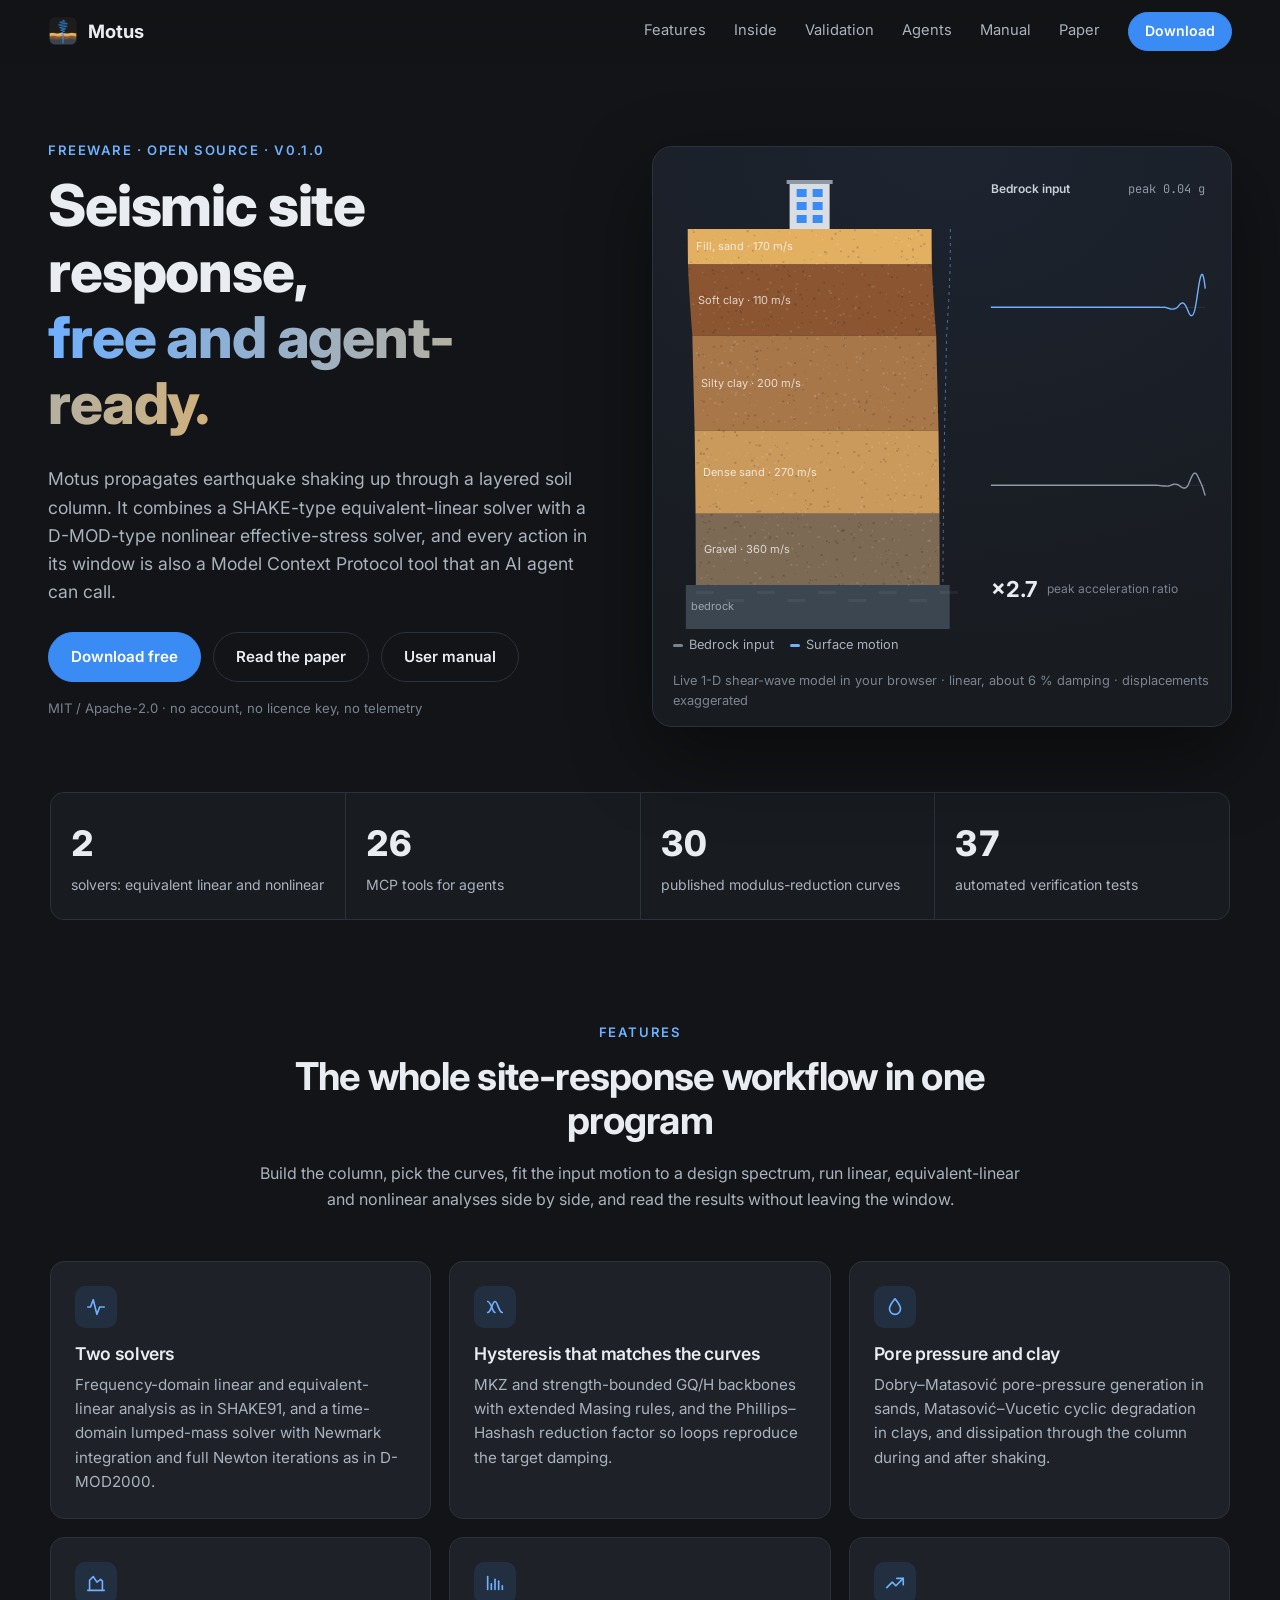
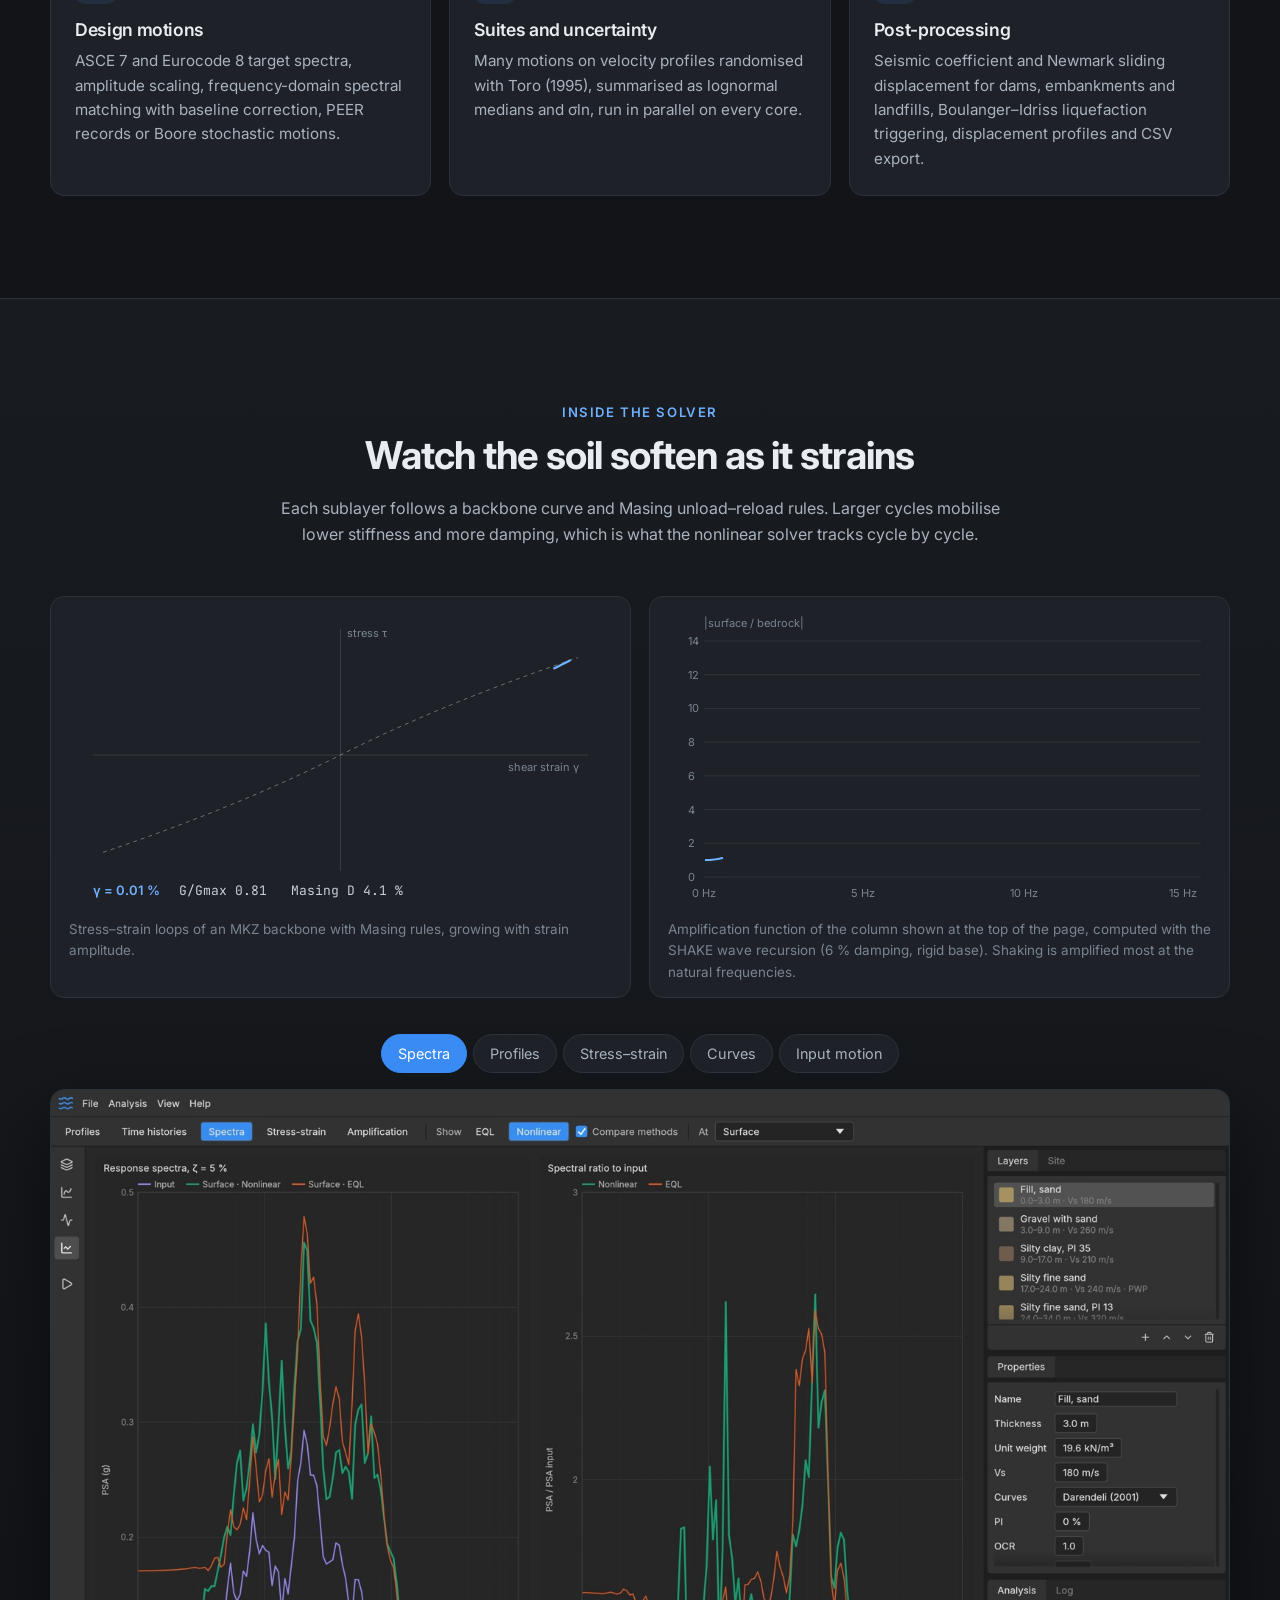
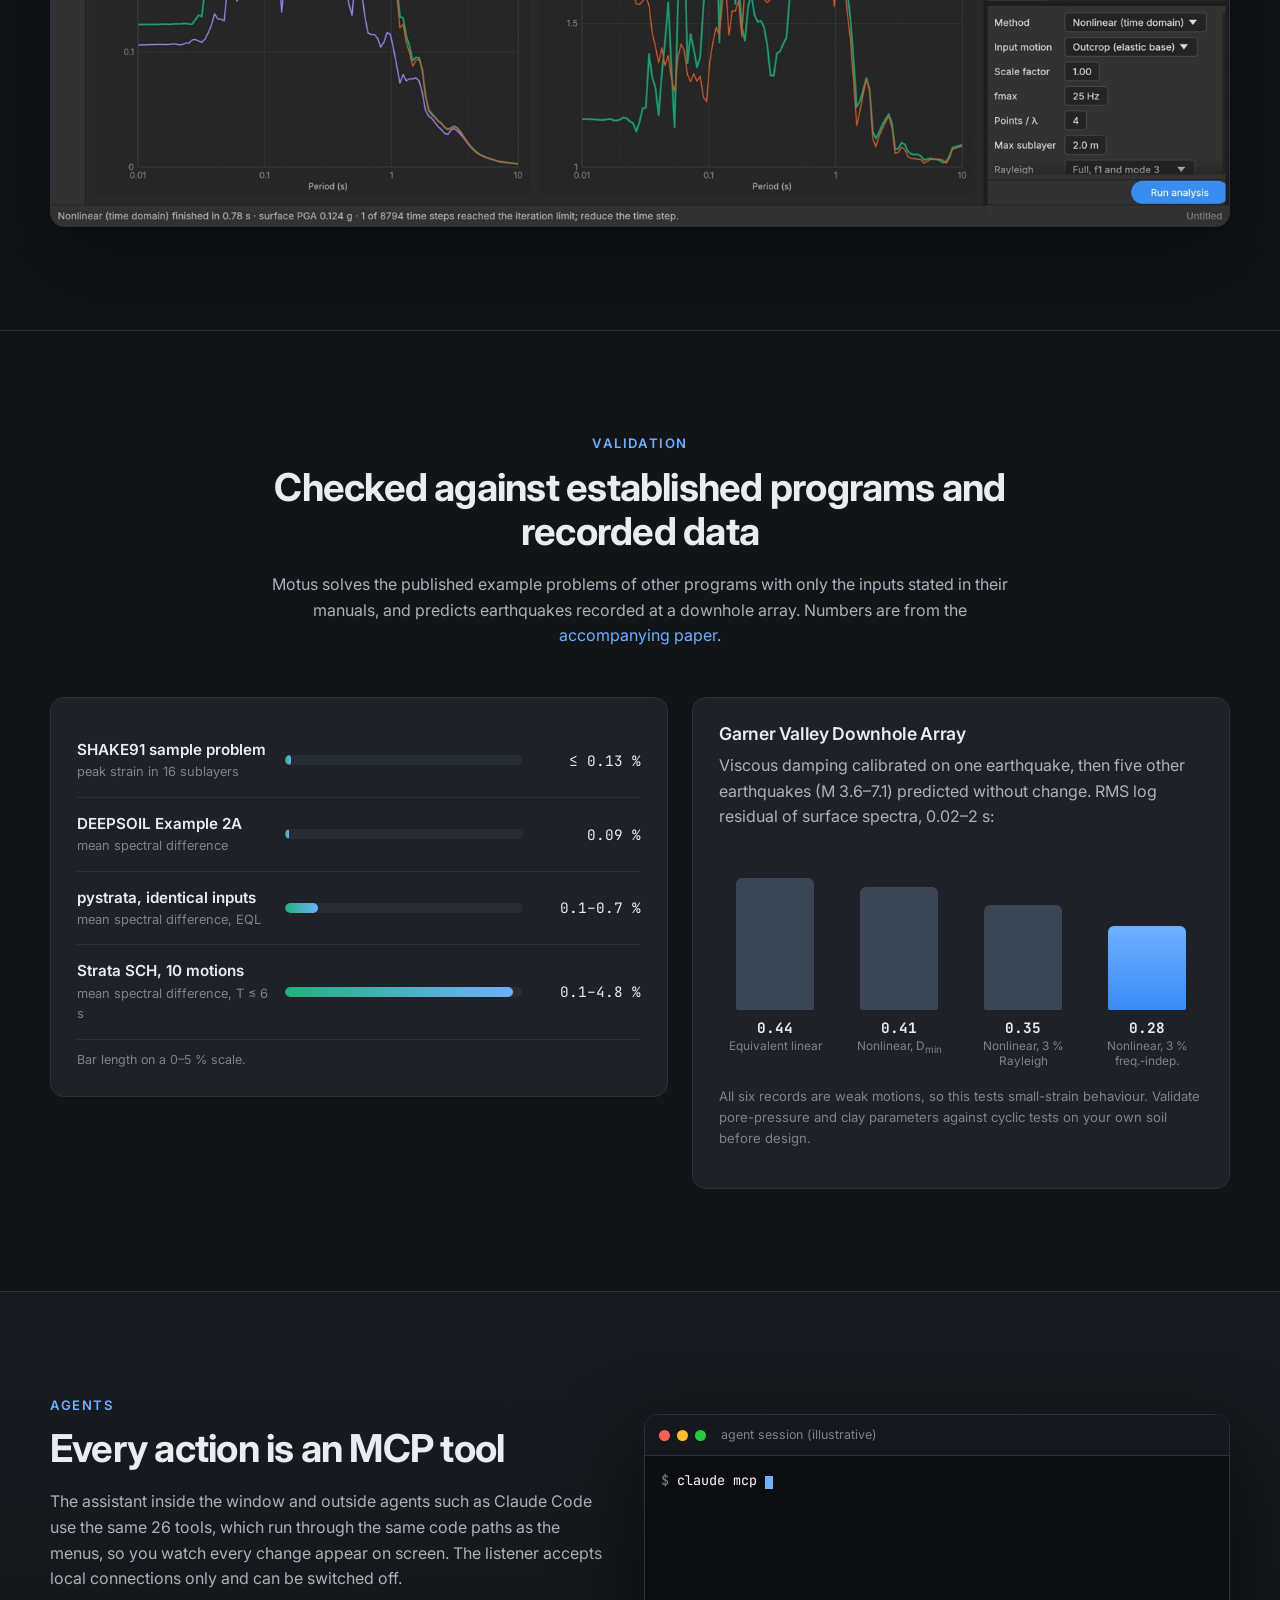
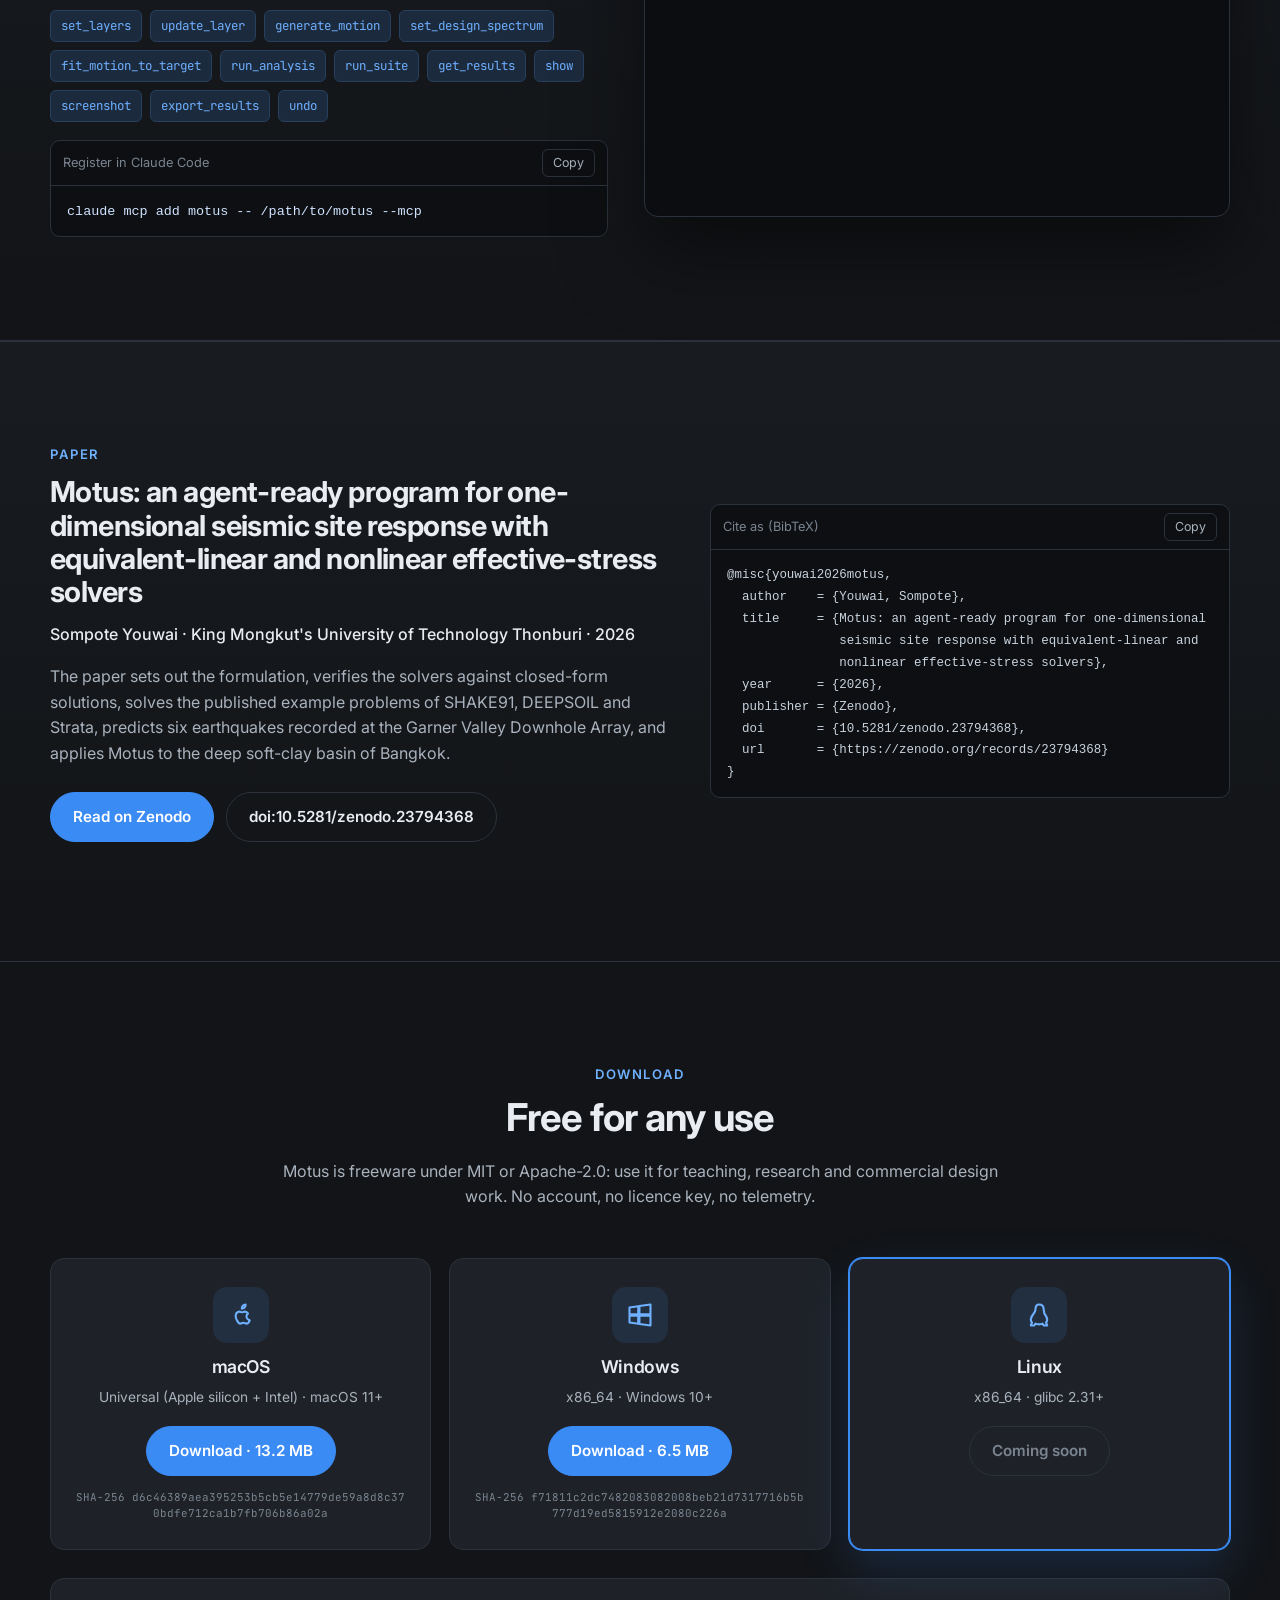
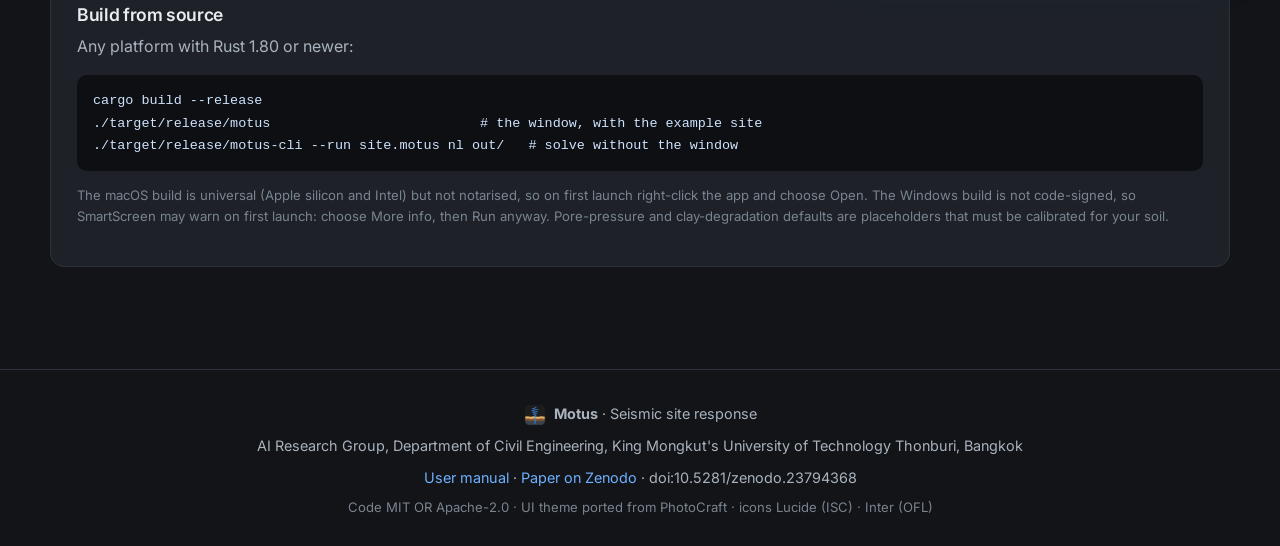
<file: index.html>
<!doctype html>
<html lang="en">
<head>
<meta charset="utf-8">
<meta name="viewport" content="width=device-width, initial-scale=1">
<title>Motus · Seismic site response</title>
<meta name="description" content="Motus is a free, open program for one-dimensional seismic site response: equivalent-linear and nonlinear effective-stress solvers, pore pressure, suites, and an MCP agent interface.">
<link rel="icon" href="favicon.ico">
<link rel="preconnect" href="https://fonts.googleapis.com">
<link rel="preconnect" href="https://fonts.gstatic.com" crossorigin>
<link href="https://fonts.googleapis.com/css2?family=Inter:wght@400;500;600;700;800&family=JetBrains+Mono:wght@400;500&display=swap" rel="stylesheet">
<link rel="stylesheet" href="style.css">
</head>
<body>

<header class="nav" id="top">
  <a class="brand" href="#top"><img src="img/icon.png" alt="" width="30" height="30"><span>Motus</span></a>
  <nav>
    <a href="#features">Features</a>
    <a href="#inside">Inside</a>
    <a href="#validation">Validation</a>
    <a href="#agents">Agents</a>
    <a href="manual.html">Manual</a>
    <a href="#paper">Paper</a>
    <a class="btn btn-small" href="#download">Download</a>
  </nav>
</header>

<main>

<section class="hero">
  <div class="hero-text intro">
    <p class="eyebrow">Freeware · open source · v<span class="ver">0.1.0</span></p>
    <h1>Seismic site response,<br><span class="grad">free and agent-ready.</span></h1>
    <p class="lead">Motus propagates earthquake shaking up through a layered soil column. It combines a SHAKE-type equivalent-linear solver with a D-MOD-type nonlinear effective-stress solver, and every action in its window is also a Model Context Protocol tool that an AI agent can call.</p>
    <div class="cta">
      <a class="btn" href="#download">Download free</a>
      <a class="btn btn-ghost" href="https://zenodo.org/records/23794368" target="_blank" rel="noopener">Read the paper</a>
      <a class="btn btn-ghost" href="manual.html">User manual</a>
    </div>
    <p class="fine">MIT / Apache-2.0 · no account, no licence key, no telemetry</p>
  </div>
  <div class="hero-sim intro intro2">
    <canvas id="sim" aria-label="Animated one-dimensional site response: a layered soil column shaking as a shear wave travels up from bedrock"></canvas>
    <div class="sim-legend">
      <span><i class="dot base"></i>Bedrock input</span>
      <span><i class="dot surf"></i>Surface motion</span>
      <span class="sim-note">Live 1-D shear-wave model in your browser · linear, about 6 % damping · displacements exaggerated</span>
    </div>
  </div>
</section>

<section class="stats">
  <div class="stat"><b data-count="2">0</b><span>solvers: equivalent linear and nonlinear</span></div>
  <div class="stat"><b data-count="26">0</b><span>MCP tools for agents</span></div>
  <div class="stat"><b data-count="30">0</b><span>published modulus-reduction curves</span></div>
  <div class="stat"><b data-count="37">0</b><span>automated verification tests</span></div>
</section>

<section id="features" class="section">
  <div class="section-head reveal">
    <p class="eyebrow">Features</p>
    <h2>The whole site-response workflow in one program</h2>
    <p>Build the column, pick the curves, fit the input motion to a design spectrum, run linear, equivalent-linear and nonlinear analyses side by side, and read the results without leaving the window.</p>
  </div>
  <div class="grid">
    <article class="card reveal">
      <div class="ic"><svg viewBox="0 0 24 24"><path d="M3 12h3l3-8 4 16 3-8h5"/></svg></div>
      <h3>Two solvers</h3>
      <p>Frequency-domain linear and equivalent-linear analysis as in SHAKE91, and a time-domain lumped-mass solver with Newmark integration and full Newton iterations as in D-MOD2000.</p>
    </article>
    <article class="card reveal">
      <div class="ic"><svg viewBox="0 0 24 24"><path d="M4 18c4 0 5-12 8-12s4 12 8 12"/><path d="M4 6c4 0 5 12 8 12"/></svg></div>
      <h3>Hysteresis that matches the curves</h3>
      <p>MKZ and strength-bounded GQ/H backbones with extended Masing rules, and the Phillips–Hashash reduction factor so loops reproduce the target damping.</p>
    </article>
    <article class="card reveal">
      <div class="ic"><svg viewBox="0 0 24 24"><path d="M12 3c3 4 6 7 6 11a6 6 0 0 1-12 0c0-4 3-7 6-11z"/></svg></div>
      <h3>Pore pressure and clay</h3>
      <p>Dobry–Matasović pore-pressure generation in sands, Matasović–Vucetic cyclic degradation in clays, and dissipation through the column during and after shaking.</p>
    </article>
    <article class="card reveal">
      <div class="ic"><svg viewBox="0 0 24 24"><path d="M3 20h18"/><path d="M5 20V9l4-4 4 6 4-3 2 2v10"/></svg></div>
      <h3>Design motions</h3>
      <p>ASCE 7 and Eurocode 8 target spectra, amplitude scaling, frequency-domain spectral matching with baseline correction, PEER records or Boore stochastic motions.</p>
    </article>
    <article class="card reveal">
      <div class="ic"><svg viewBox="0 0 24 24"><path d="M4 19V5"/><path d="M8 19v-6"/><path d="M12 19V8"/><path d="M16 19v-9"/><path d="M20 19v-4"/></svg></div>
      <h3>Suites and uncertainty</h3>
      <p>Many motions on velocity profiles randomised with Toro (1995), summarised as lognormal medians and σln, run in parallel on every core.</p>
    </article>
    <article class="card reveal">
      <div class="ic"><svg viewBox="0 0 24 24"><path d="M3 17l6-6 4 4 8-8"/><path d="M14 7h7v7"/></svg></div>
      <h3>Post-processing</h3>
      <p>Seismic coefficient and Newmark sliding displacement for dams, embankments and landfills, Boulanger–Idriss liquefaction triggering, displacement profiles and CSV export.</p>
    </article>
  </div>
</section>

<section id="inside" class="section alt">
  <div class="section-head reveal">
    <p class="eyebrow">Inside the solver</p>
    <h2>Watch the soil soften as it strains</h2>
    <p>Each sublayer follows a backbone curve and Masing unload–reload rules. Larger cycles mobilise lower stiffness and more damping, which is what the nonlinear solver tracks cycle by cycle.</p>
  </div>
  <div class="inside">
    <figure class="panel reveal">
      <canvas id="loop" aria-label="Animated hysteresis loops growing with strain amplitude"></canvas>
      <figcaption>Stress–strain loops of an MKZ backbone with Masing rules, growing with strain amplitude.</figcaption>
    </figure>
    <figure class="panel reveal">
      <canvas id="spec" aria-label="Animated amplification function of the soil column"></canvas>
      <figcaption>Amplification function of the column shown at the top of the page, computed with the SHAKE wave recursion (6 % damping, rigid base). Shaking is amplified most at the natural frequencies.</figcaption>
    </figure>
  </div>
  <div class="shots reveal">
    <div class="tabs" role="tablist">
      <button class="tab on" data-shot="spectra">Spectra</button>
      <button class="tab" data-shot="profiles">Profiles</button>
      <button class="tab" data-shot="loops">Stress–strain</button>
      <button class="tab" data-shot="curves">Curves</button>
      <button class="tab" data-shot="motion">Input motion</button>
    </div>
    <div class="shot-frame"><img id="shot" src="img/spectra.jpg" alt="Motus window showing response spectra of nonlinear and equivalent-linear analyses" width="1600" height="1000" loading="lazy"></div>
  </div>
</section>

<section id="validation" class="section">
  <div class="section-head reveal">
    <p class="eyebrow">Validation</p>
    <h2>Checked against established programs and recorded data</h2>
    <p>Motus solves the published example problems of other programs with only the inputs stated in their manuals, and predicts earthquakes recorded at a downhole array. Numbers are from the <a href="https://zenodo.org/records/23794368" target="_blank" rel="noopener">accompanying paper</a>.</p>
  </div>
  <div class="val">
    <div class="val-list reveal">
      <div class="vrow"><div class="vname">SHAKE91 sample problem<small>peak strain in 16 sublayers</small></div><div class="vbar"><i data-w="0.13"></i></div><div class="vnum">≤ 0.13 %</div></div>
      <div class="vrow"><div class="vname">DEEPSOIL Example 2A<small>mean spectral difference</small></div><div class="vbar"><i data-w="0.09"></i></div><div class="vnum">0.09 %</div></div>
      <div class="vrow"><div class="vname">pystrata, identical inputs<small>mean spectral difference, EQL</small></div><div class="vbar"><i data-w="0.69"></i></div><div class="vnum">0.1–0.7 %</div></div>
      <div class="vrow"><div class="vname">Strata SCH, 10 motions<small>mean spectral difference, T ≤ 6 s</small></div><div class="vbar"><i data-w="4.8"></i></div><div class="vnum">0.1–4.8 %</div></div>
      <p class="vscale">Bar length on a 0–5 % scale.</p>
    </div>
    <div class="gvda reveal">
      <h3>Garner Valley Downhole Array</h3>
      <p>Viscous damping calibrated on one earthquake, then five other earthquakes (M 3.6–7.1) predicted without change. RMS log residual of surface spectra, 0.02–2 s:</p>
      <div class="gbars">
        <div class="gb"><i style="--h:0.44"></i><b>0.44</b><span>Equivalent linear</span></div>
        <div class="gb"><i style="--h:0.41"></i><b>0.41</b><span>Nonlinear, D<sub>min</sub></span></div>
        <div class="gb"><i style="--h:0.35"></i><b>0.35</b><span>Nonlinear, 3 % Rayleigh</span></div>
        <div class="gb best"><i style="--h:0.28"></i><b>0.28</b><span>Nonlinear, 3 % freq.-indep.</span></div>
      </div>
      <p class="fine">All six records are weak motions, so this tests small-strain behaviour. Validate pore-pressure and clay parameters against cyclic tests on your own soil before design.</p>
    </div>
  </div>
</section>

<section id="agents" class="section alt">
  <div class="agents">
    <div class="reveal">
      <p class="eyebrow">Agents</p>
      <h2>Every action is an MCP tool</h2>
      <p>The assistant inside the window and outside agents such as Claude Code use the same 26 tools, which run through the same code paths as the menus, so you watch every change appear on screen. The listener accepts local connections only and can be switched off.</p>
      <ul class="chips">
        <li>set_layers</li><li>update_layer</li><li>generate_motion</li><li>set_design_spectrum</li><li>fit_motion_to_target</li><li>run_analysis</li><li>run_suite</li><li>get_results</li><li>show</li><li>screenshot</li><li>export_results</li><li>undo</li>
      </ul>
      <div class="snip">
        <div class="snip-head"><span>Register in Claude Code</span><button class="copy" data-copy="claude mcp add motus -- /path/to/motus --mcp">Copy</button></div>
        <pre><code>claude mcp add motus -- /path/to/motus --mcp</code></pre>
      </div>
    </div>
    <div class="term reveal" aria-label="Illustrative agent session">
      <div class="term-bar"><i></i><i></i><i></i><span>agent session (illustrative)</span></div>
      <pre id="term"></pre>
    </div>
  </div>
</section>

<section id="paper" class="section alt">
  <div class="paper reveal">
    <div class="paper-text">
      <p class="eyebrow">Paper</p>
      <h2>Motus: an agent-ready program for one-dimensional seismic site response with equivalent-linear and nonlinear effective-stress solvers</h2>
      <p class="authors">Sompote Youwai · King Mongkut's University of Technology Thonburi · 2026</p>
      <p>The paper sets out the formulation, verifies the solvers against closed-form solutions, solves the published example problems of SHAKE91, DEEPSOIL and Strata, predicts six earthquakes recorded at the Garner Valley Downhole Array, and applies Motus to the deep soft-clay basin of Bangkok.</p>
      <div class="cta">
        <a class="btn" href="https://zenodo.org/records/23794368" target="_blank" rel="noopener">Read on Zenodo</a>
        <a class="btn btn-ghost" href="https://doi.org/10.5281/zenodo.23794368" target="_blank" rel="noopener">doi:10.5281/zenodo.23794368</a>
      </div>
    </div>
    <div class="snip cite">
      <div class="snip-head"><span>Cite as (BibTeX)</span><button class="copy" data-copy-from="bibtex">Copy</button></div>
      <pre><code id="bibtex">@misc{youwai2026motus,
  author    = {Youwai, Sompote},
  title     = {Motus: an agent-ready program for one-dimensional
               seismic site response with equivalent-linear and
               nonlinear effective-stress solvers},
  year      = {2026},
  publisher = {Zenodo},
  doi       = {10.5281/zenodo.23794368},
  url       = {https://zenodo.org/records/23794368}
}</code></pre>
    </div>
  </div>
</section>

<section id="download" class="section">
  <div class="section-head reveal">
    <p class="eyebrow">Download</p>
    <h2>Free for any use</h2>
    <p>Motus is freeware under MIT or Apache-2.0: use it for teaching, research and commercial design work. No account, no licence key, no telemetry.</p>
  </div>
  <div class="dl">
    <article class="dcard reveal" data-os="mac">
      <div class="os"><svg viewBox="0 0 24 24"><path d="M16 3c0 2-1.5 3.5-3.3 3.5C12.5 4.6 14 3 16 3zM19.5 16.6c-.6 1.4-1.4 2.8-2.6 2.8-1.1 0-1.5-.7-2.8-.7s-1.8.7-2.8.7c-1.2 0-2.1-1.5-2.8-2.9C6.9 13.8 7 10.4 9.3 9.4c1-.5 2-.3 2.8.1.6.3 1 .3 1.6 0 1-.5 2.3-.6 3.3.2.4.3.8.7 1 1.1-2 1.2-1.7 4.3.5 5.2z"/></svg></div>
      <h3>macOS</h3>
      <p class="meta" data-meta>Universal (Apple silicon + Intel) · macOS 11+</p>
      <a class="btn" data-dl href="#">Download</a>
      <p class="hash" data-hash></p>
    </article>
    <article class="dcard reveal" data-os="win">
      <div class="os"><svg viewBox="0 0 24 24"><path d="M3 5.5l7.5-1v7H3zM11.5 4.3L21 3v8.5h-9.5zM3 12.5h7.5v7L3 18.5zM11.5 12.5H21V21l-9.5-1.3z"/></svg></div>
      <h3>Windows</h3>
      <p class="meta" data-meta>x86_64 · Windows 10+</p>
      <a class="btn" data-dl href="#">Download</a>
      <p class="hash" data-hash></p>
    </article>
    <article class="dcard reveal" data-os="linux">
      <div class="os"><svg viewBox="0 0 24 24"><path d="M12 3c-2 0-3 1.7-3 4 0 1.4-.6 2.4-1.5 3.6C6.3 12.2 5 14 5 16c0 1 .4 1.8 1 2.4L5 21h3l1-1.6c.9.4 1.9.6 3 .6s2.1-.2 3-.6l1 1.6h3l-1-2.6c.6-.6 1-1.4 1-2.4 0-2-1.3-3.8-2.5-5.4C16.6 9.4 16 8.4 16 7c0-2.3-1-4-4-4z"/></svg></div>
      <h3>Linux</h3>
      <p class="meta" data-meta>x86_64 · glibc 2.31+</p>
      <a class="btn" data-dl href="#">Download</a>
      <p class="hash" data-hash></p>
    </article>
  </div>
  <div class="src reveal">
    <h3>Build from source</h3>
    <p>Any platform with Rust 1.80 or newer:</p>
    <pre><code>cargo build --release
./target/release/motus                          # the window, with the example site
./target/release/motus-cli --run site.motus nl out/   # solve without the window</code></pre>
    <p class="fine">The macOS build is universal (Apple silicon and Intel) but not notarised, so on first launch right-click the app and choose Open. The Windows build is not code-signed, so SmartScreen may warn on first launch: choose More info, then Run anyway. Pore-pressure and clay-degradation defaults are placeholders that must be calibrated for your soil.</p>
  </div>
</section>

</main>

<footer class="foot">
  <div><img src="img/icon.png" alt="" width="22" height="22"> <b>Motus</b> · Seismic site response</div>
  <div>AI Research Group, Department of Civil Engineering, King Mongkut's University of Technology Thonburi, Bangkok</div>
  <div><a href="manual.html">User manual</a> · <a href="https://zenodo.org/records/23794368" target="_blank" rel="noopener">Paper on Zenodo</a> · doi:10.5281/zenodo.23794368</div>
  <div class="fine">Code MIT OR Apache-2.0 · UI theme ported from PhotoCraft · icons Lucide (ISC) · Inter (OFL)</div>
</footer>

<div class="toast" id="toast" role="status"></div>
<script src="downloads/config.js"></script>
<script src="app.js"></script>
</body>
</html>
</file>
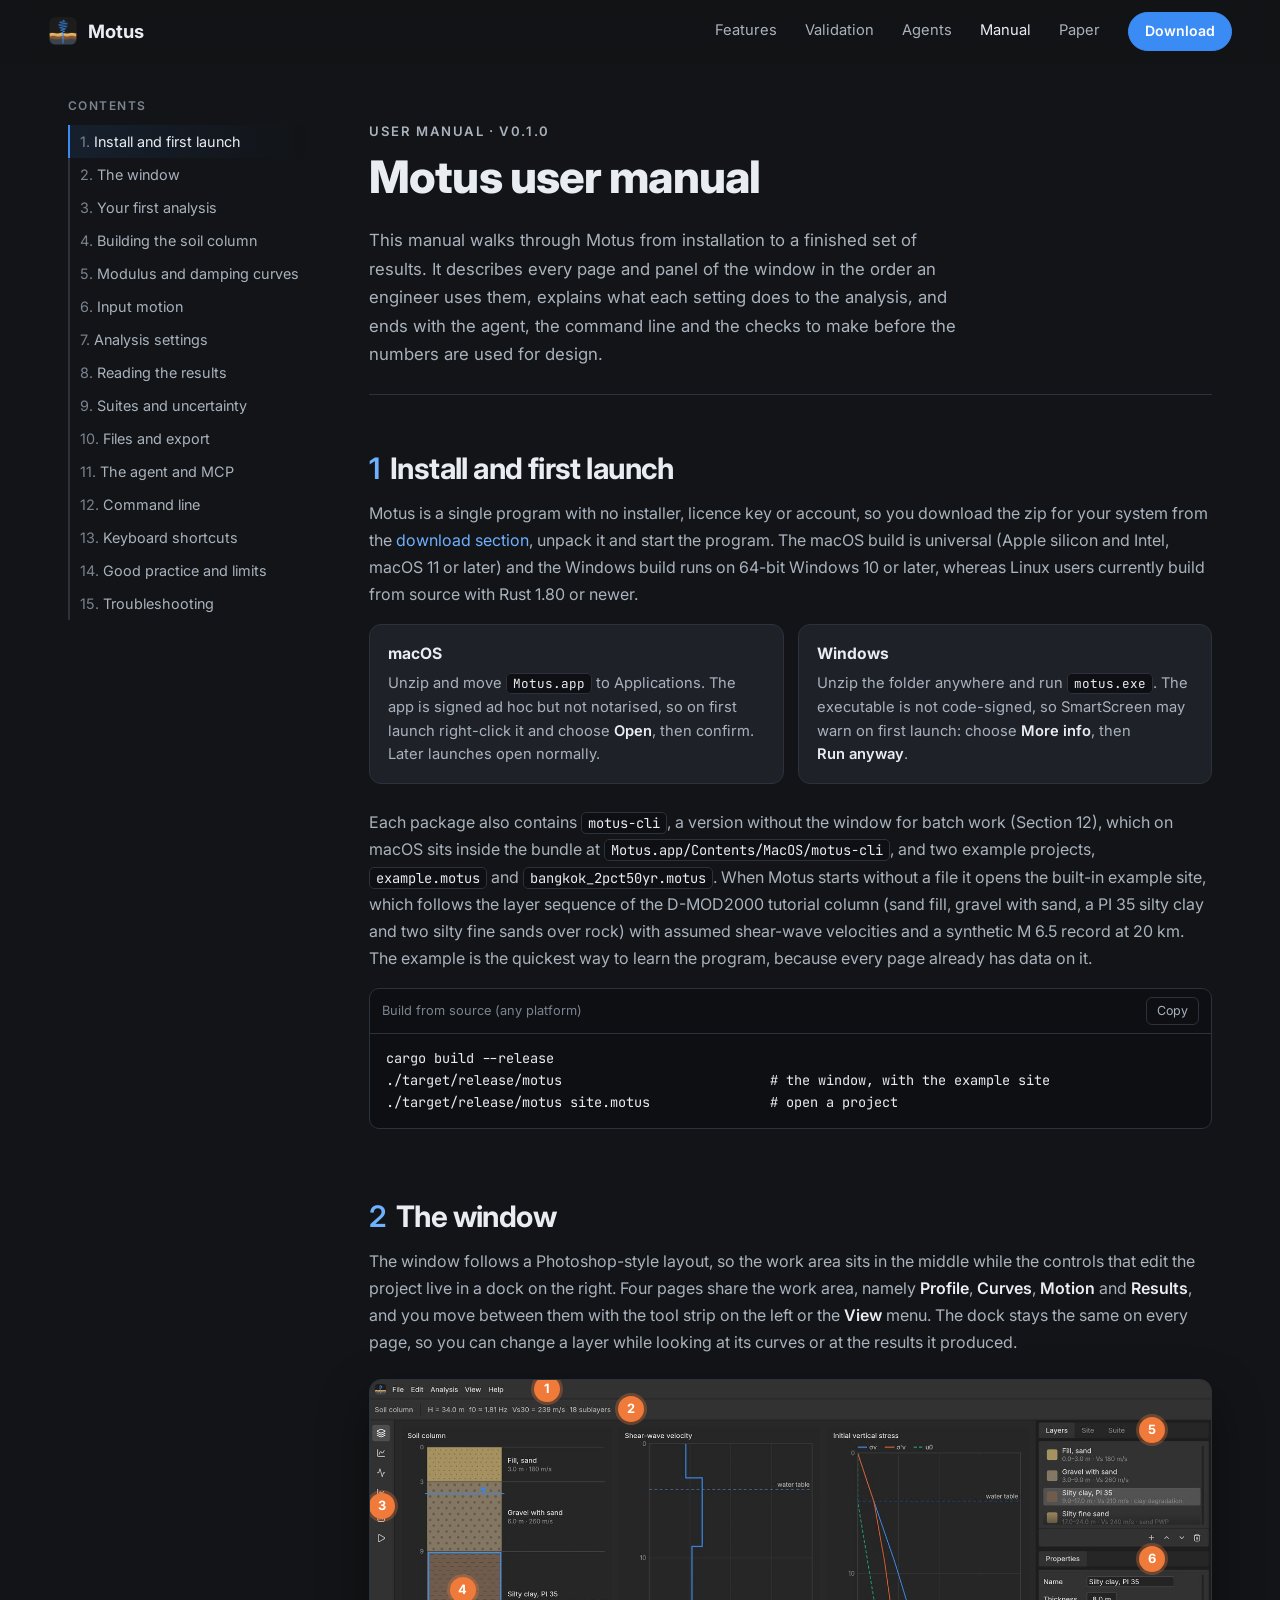
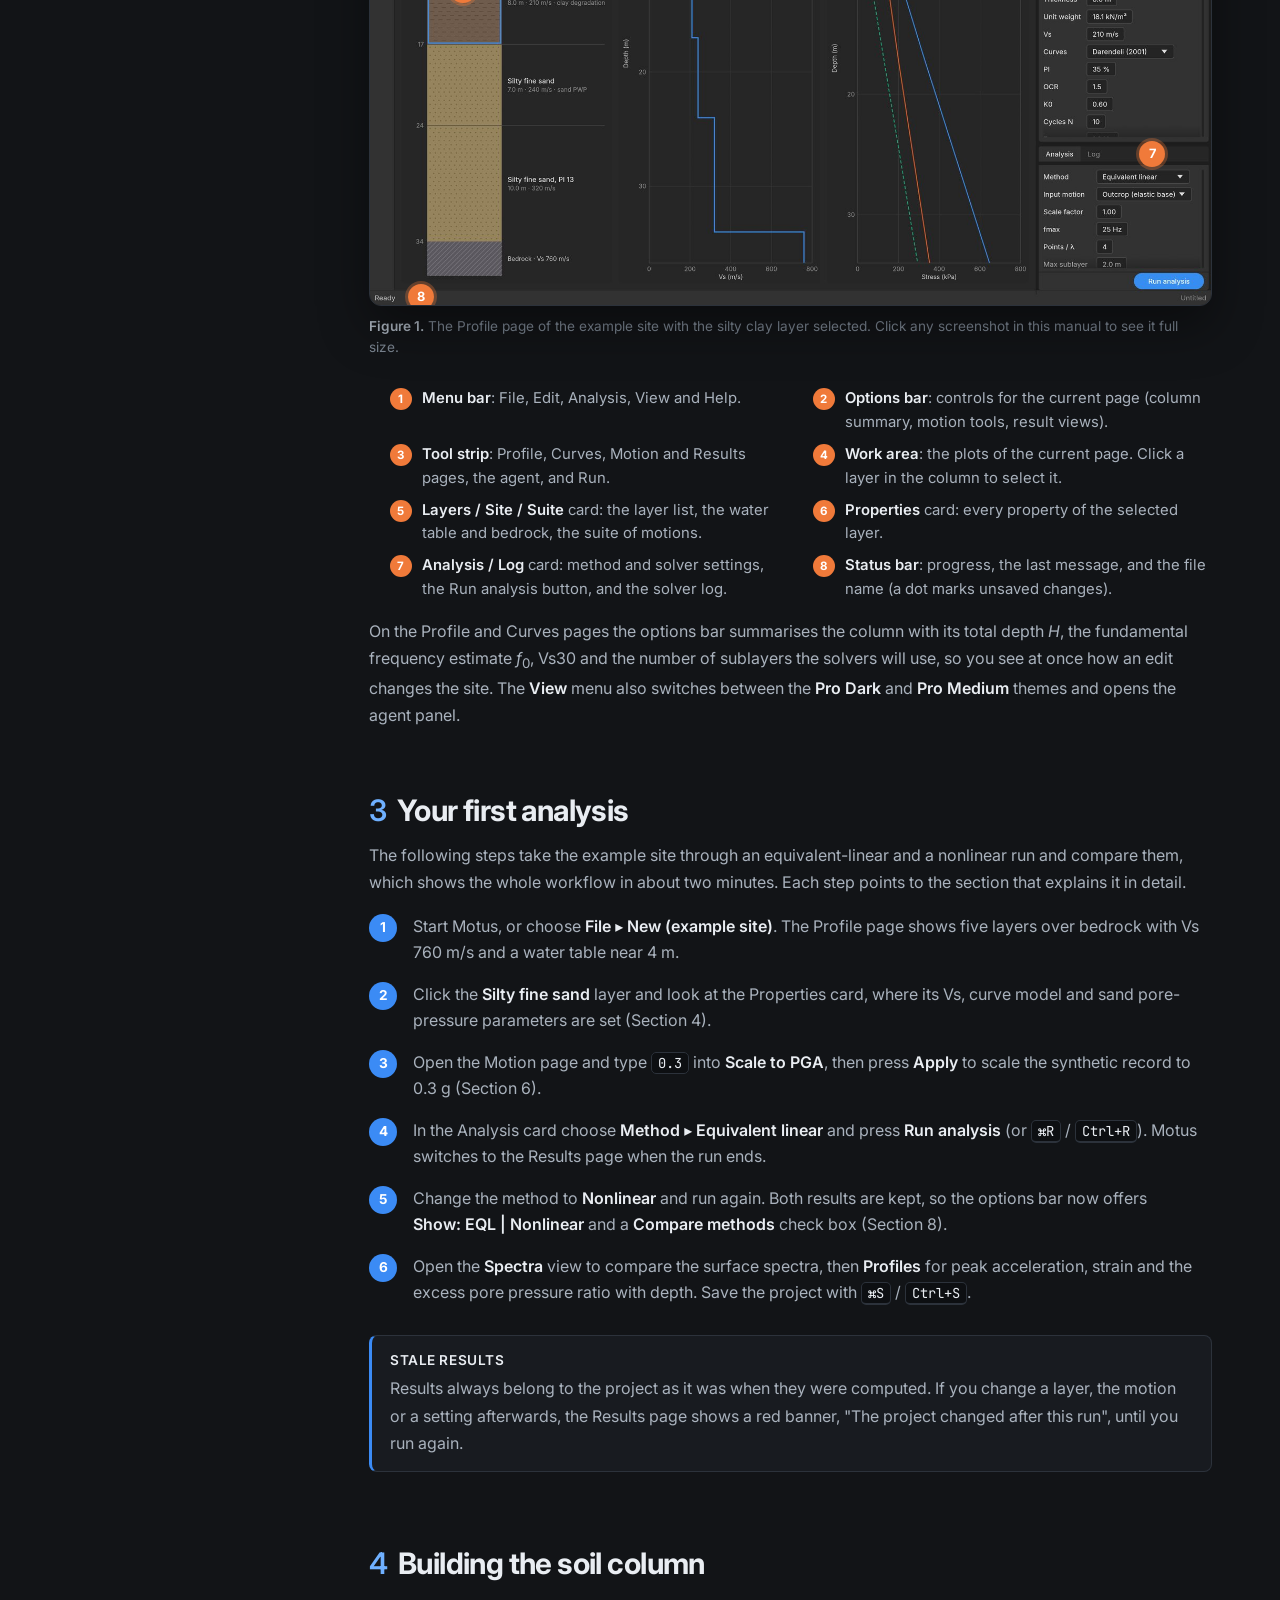
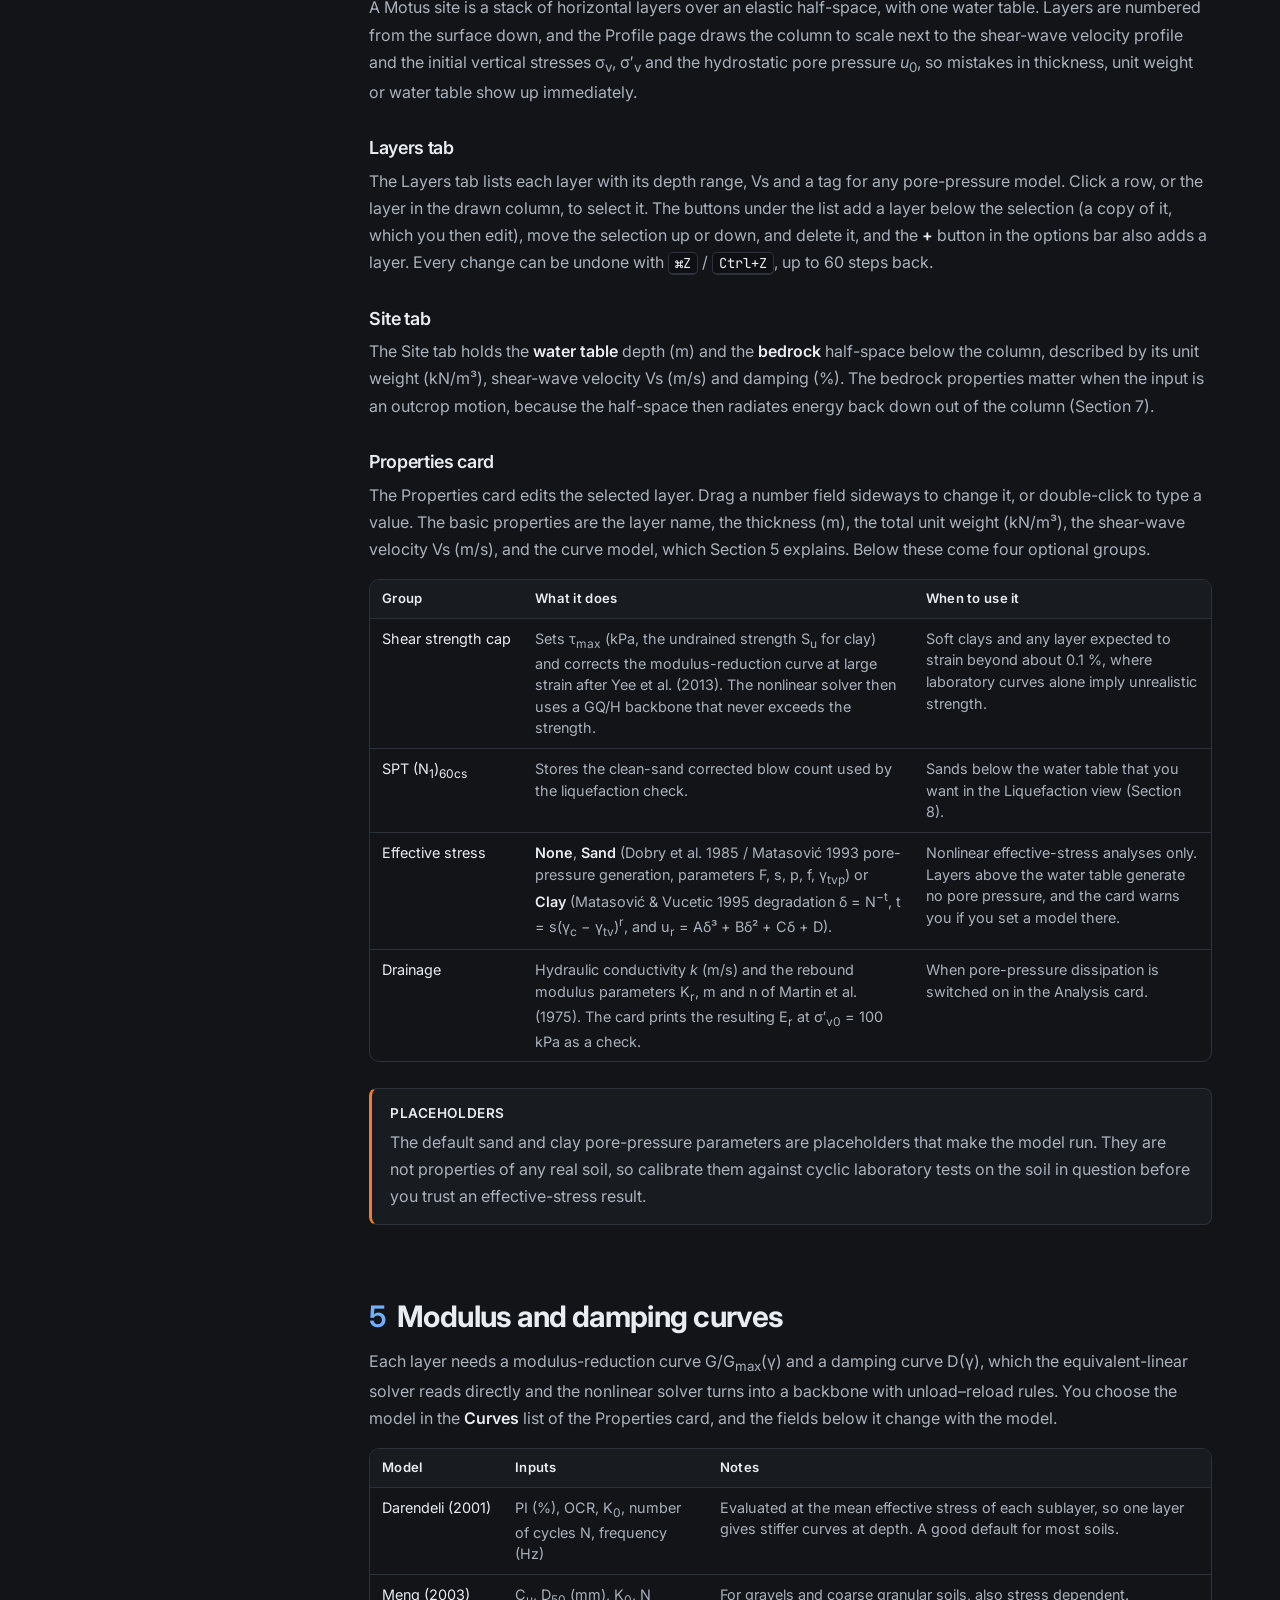
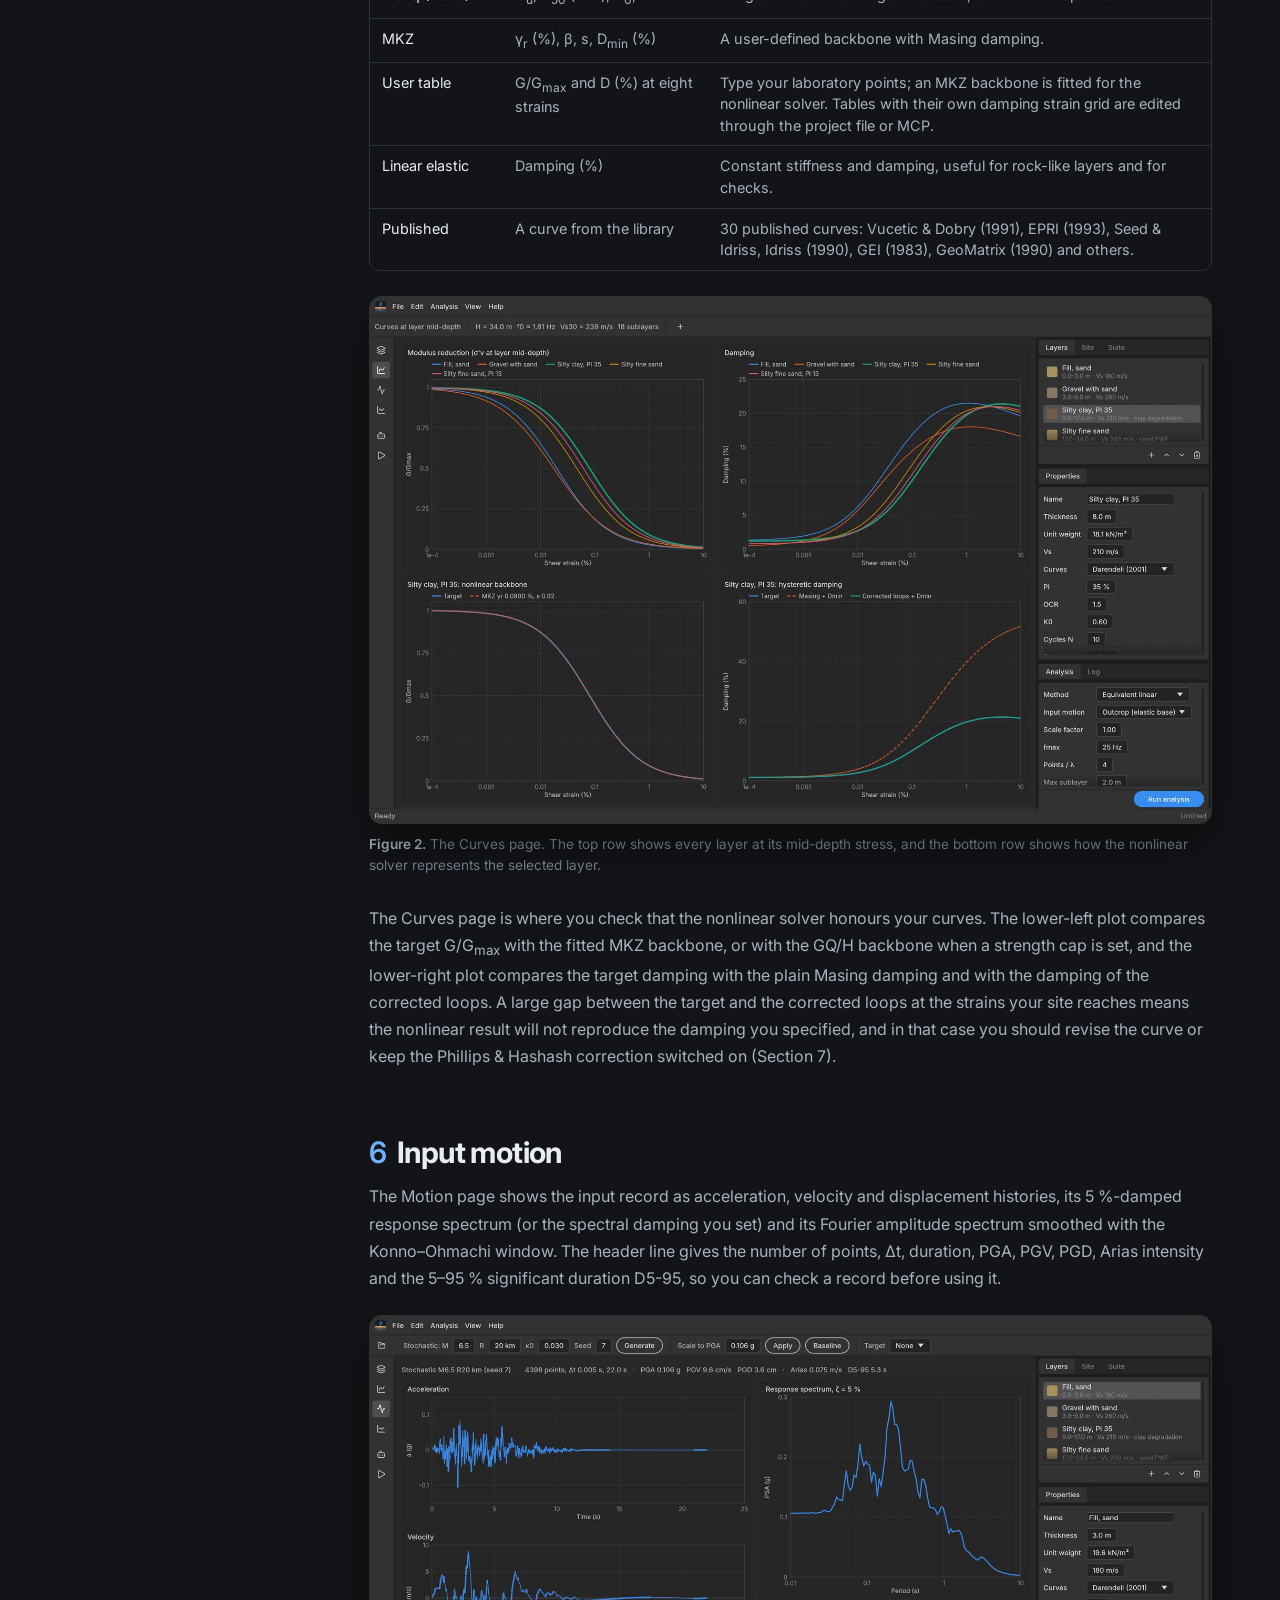
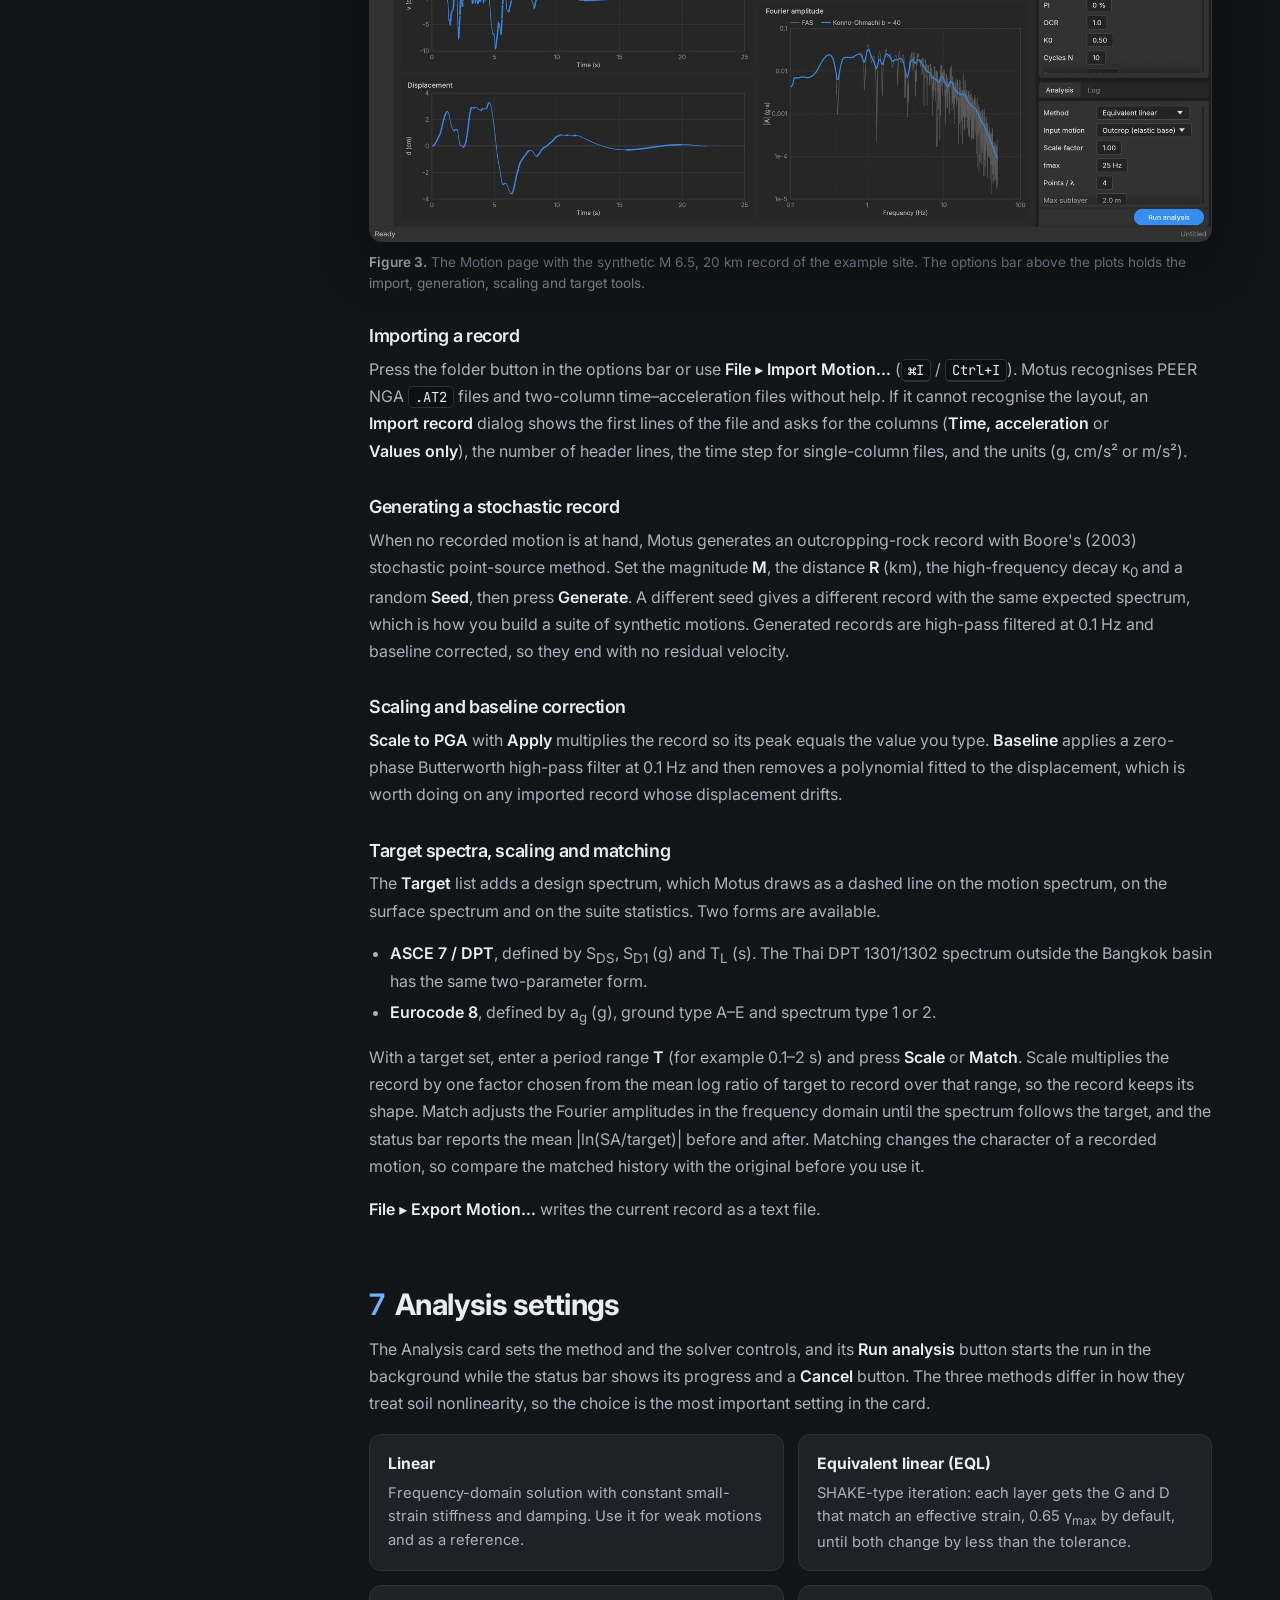
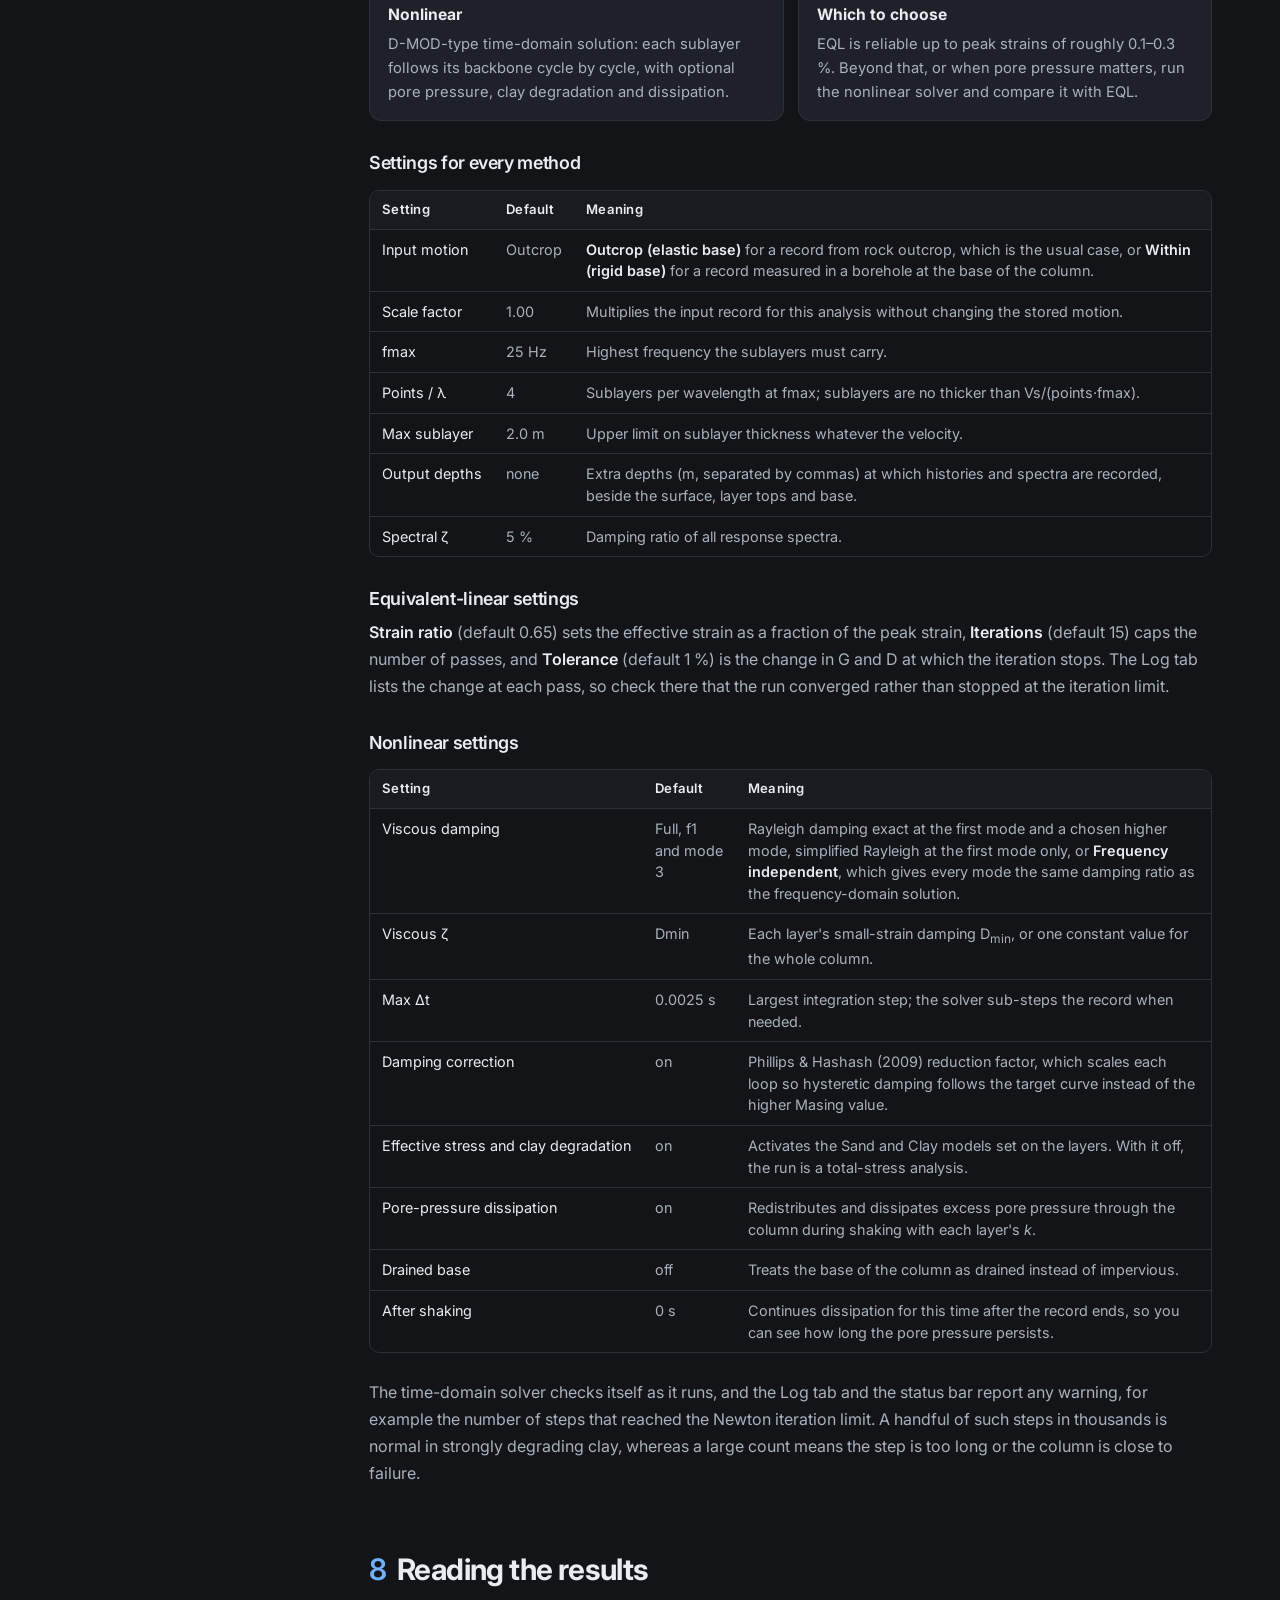
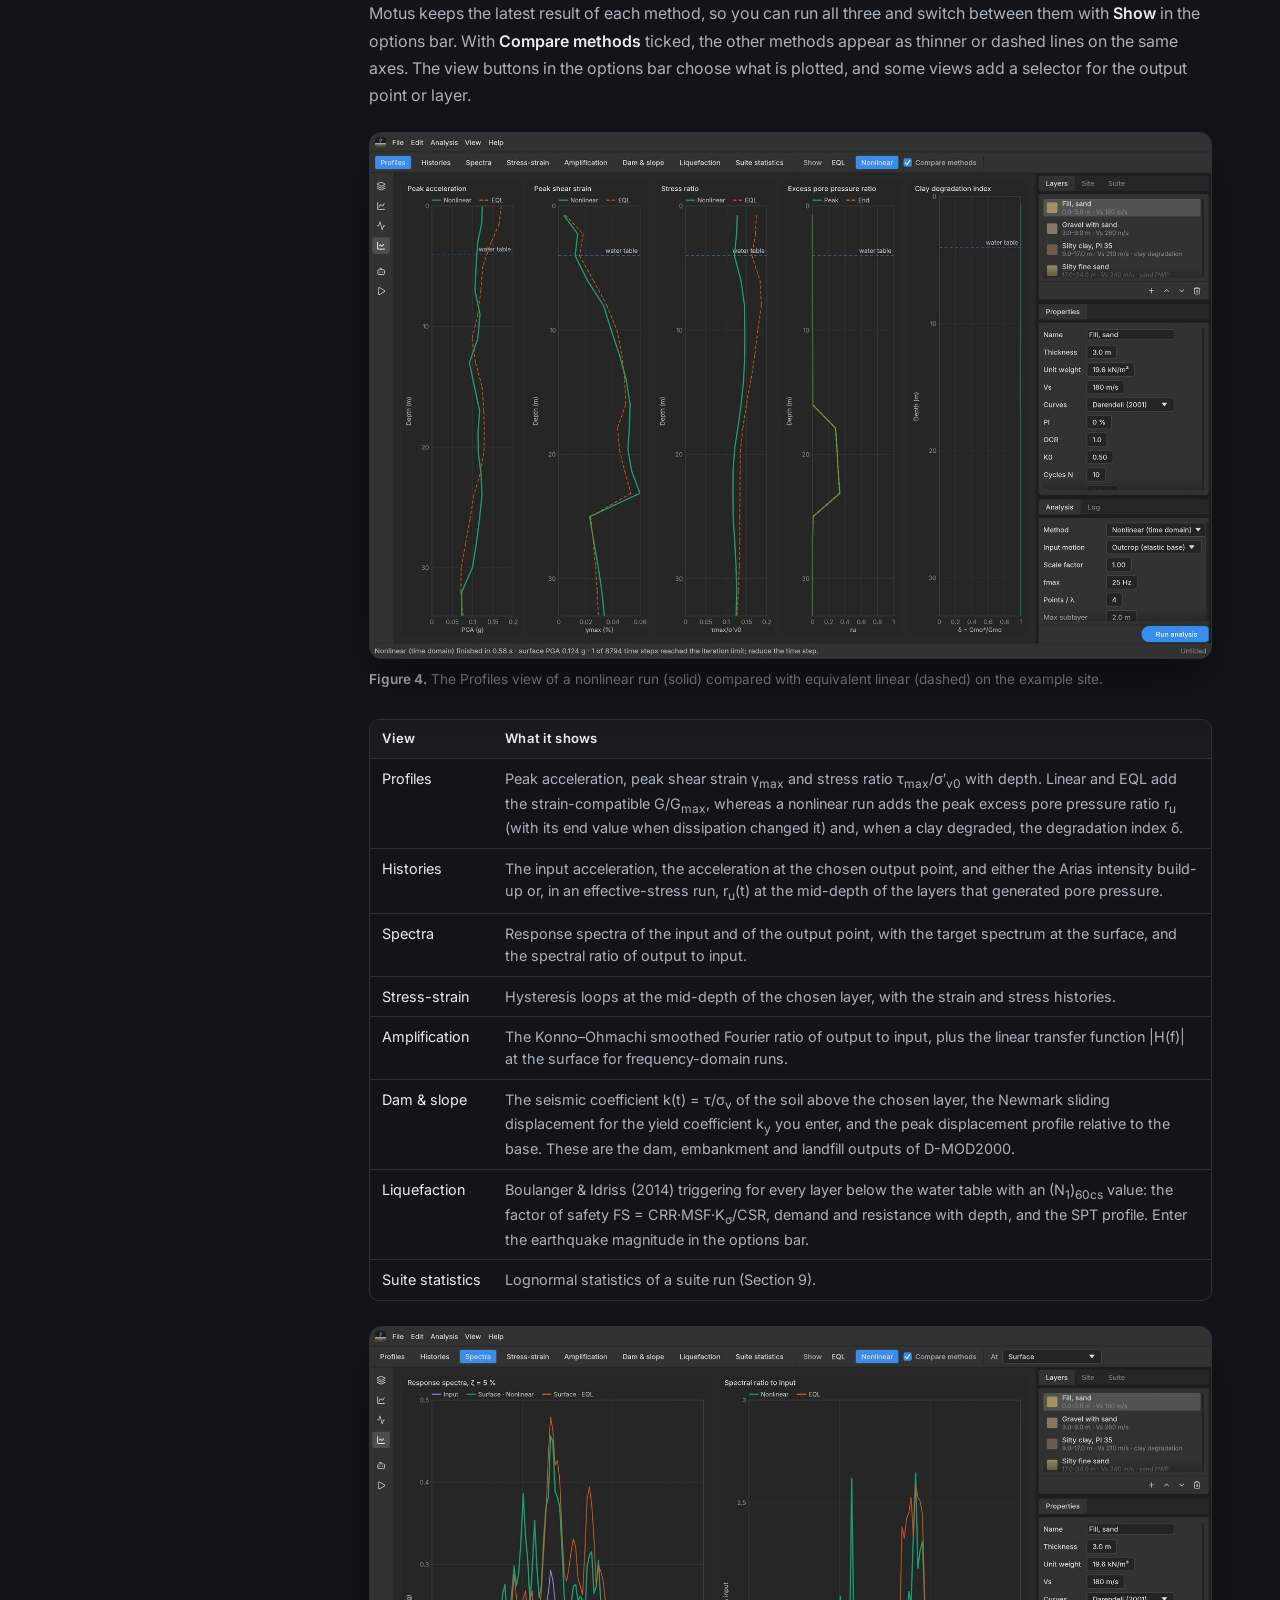
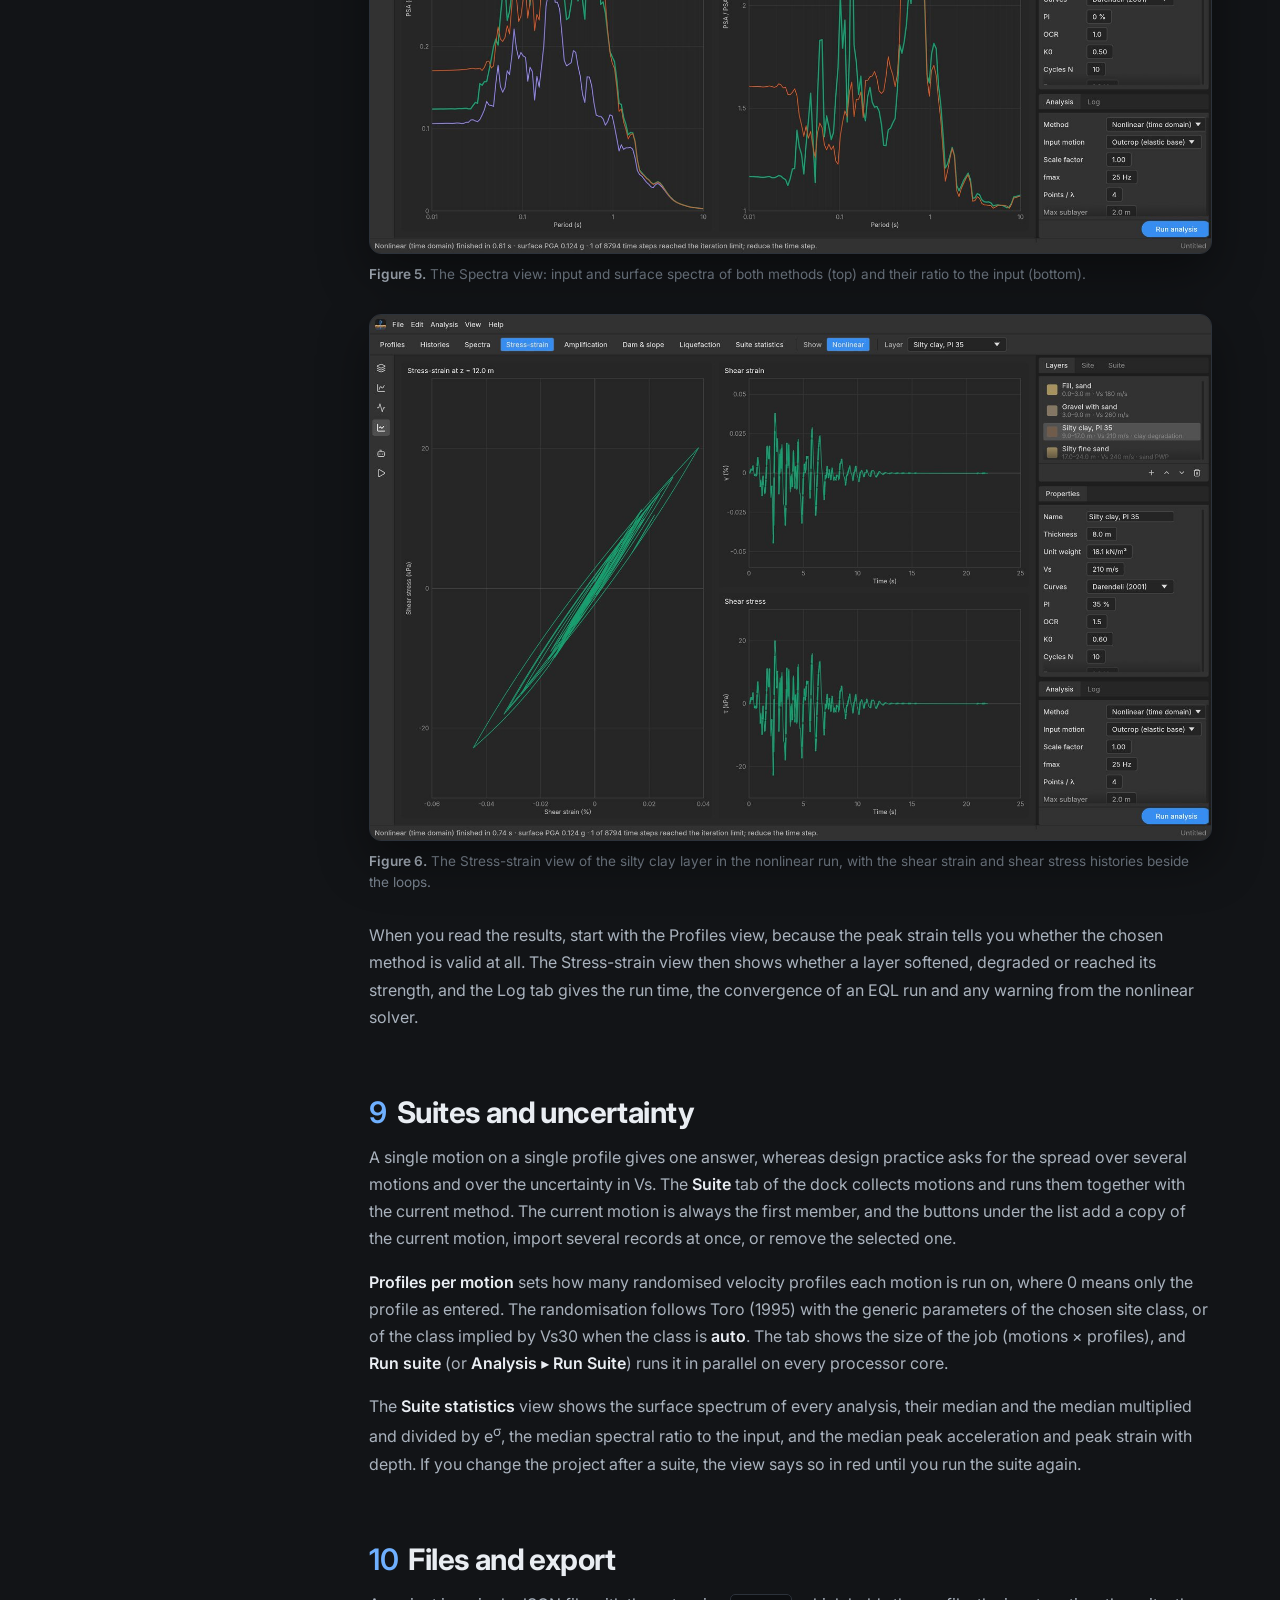
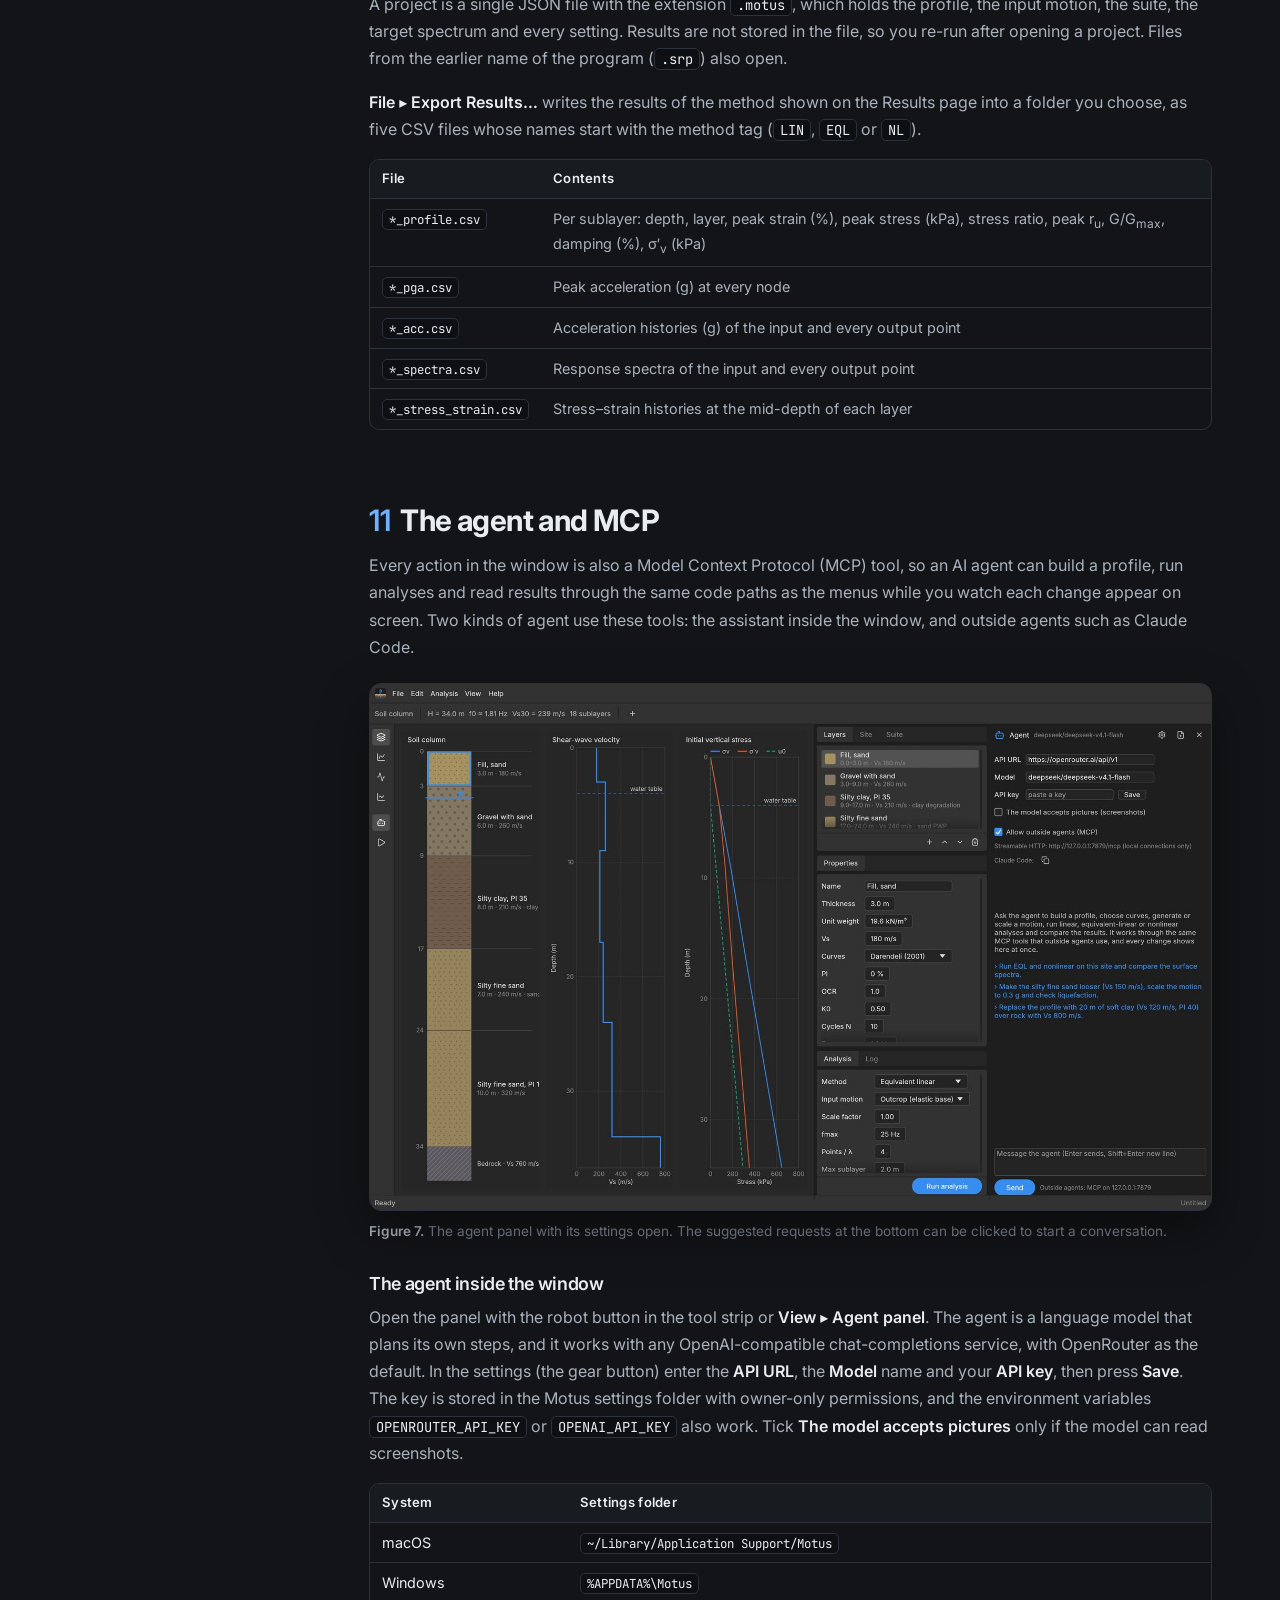
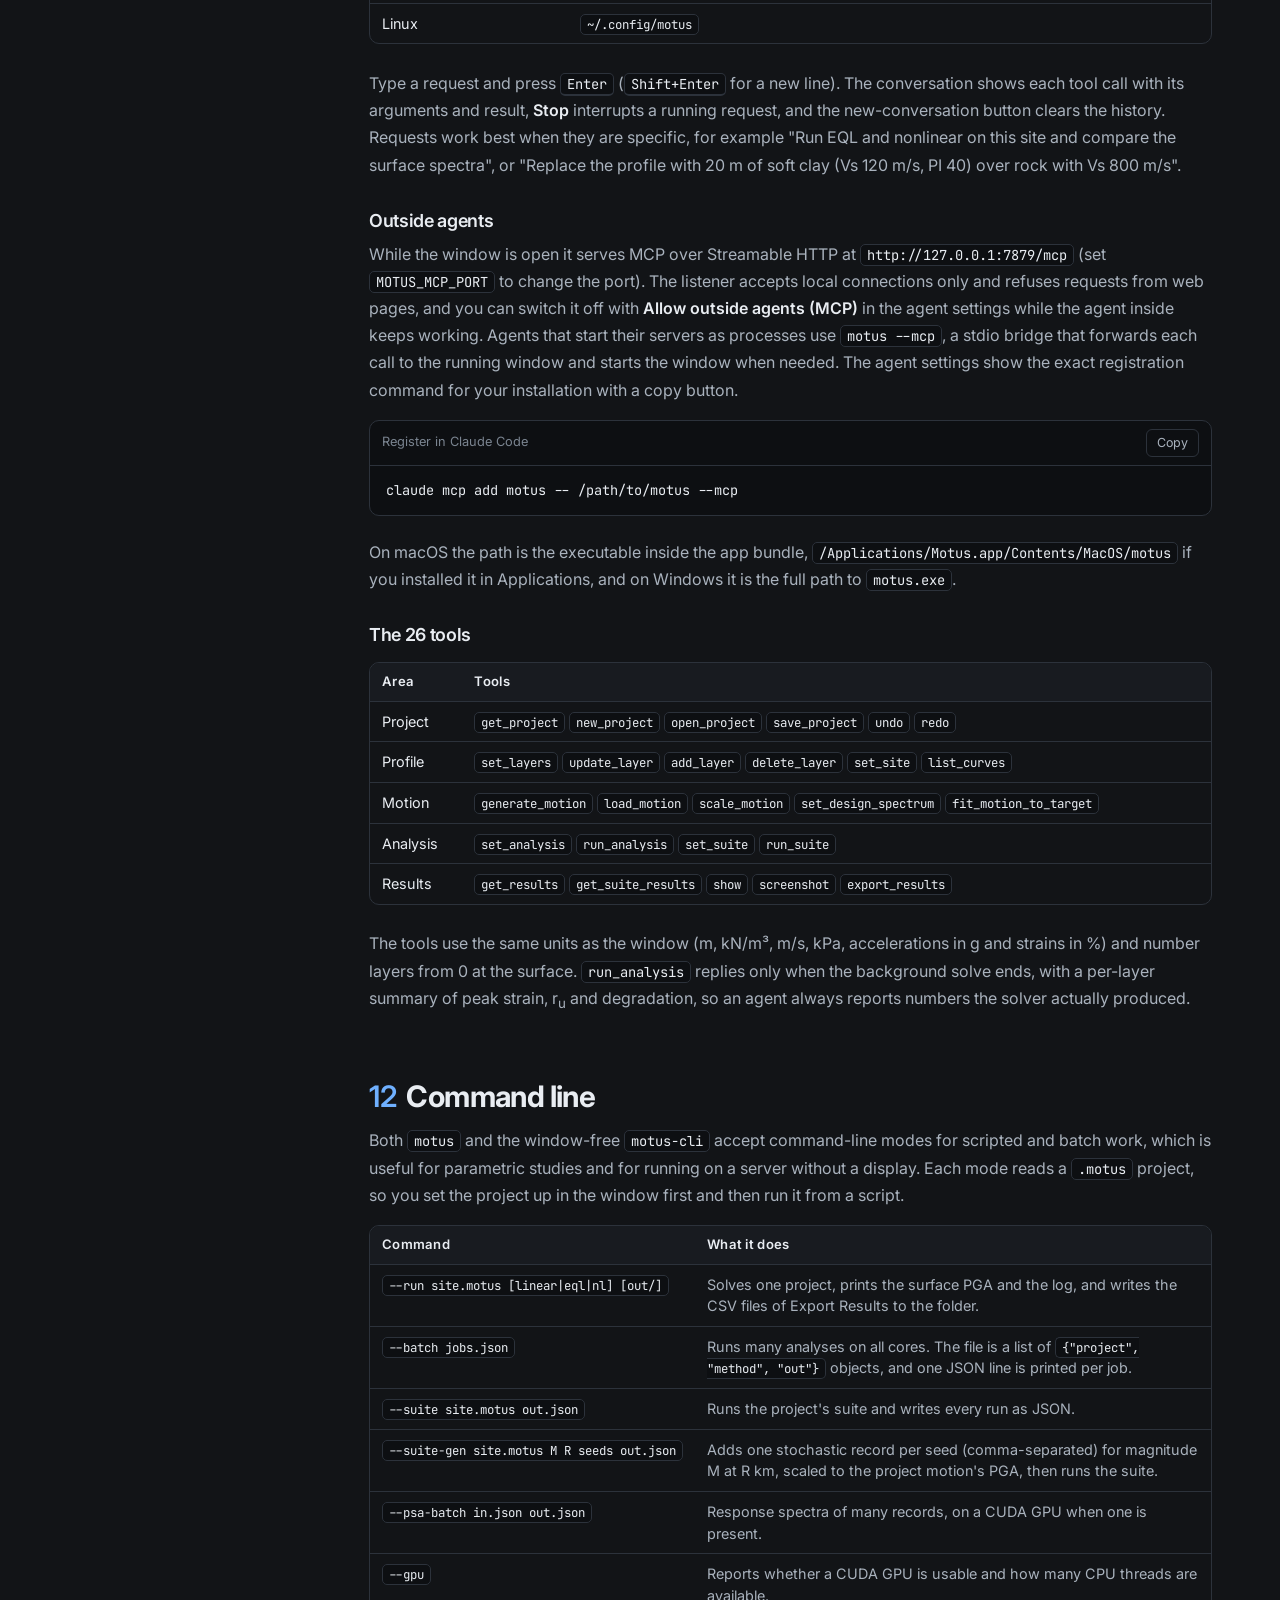
<file: manual.html>
<!doctype html>
<html lang="en">
<head>
<meta charset="utf-8">
<meta name="viewport" content="width=device-width, initial-scale=1">
<title>Motus User Manual</title>
<meta name="description" content="User manual for Motus, the free one-dimensional seismic site response program: soil column, curves, input motions, linear, equivalent-linear and nonlinear analyses, results, suites, the agent and the command line.">
<link rel="icon" href="favicon.ico">
<link rel="preconnect" href="https://fonts.googleapis.com">
<link rel="preconnect" href="https://fonts.gstatic.com" crossorigin>
<link href="https://fonts.googleapis.com/css2?family=Inter:wght@400;500;600;700;800&family=JetBrains+Mono:wght@400;500&display=swap" rel="stylesheet">
<link rel="stylesheet" href="style.css">
<link rel="stylesheet" href="manual.css">
</head>
<body>

<header class="nav" id="top">
  <a class="brand" href="index.html"><img src="img/icon.png" alt="" width="30" height="30"><span>Motus</span></a>
  <nav>
    <a href="index.html#features">Features</a>
    <a href="index.html#validation">Validation</a>
    <a href="index.html#agents">Agents</a>
    <a class="here keep" href="manual.html">Manual</a>
    <a href="index.html#paper">Paper</a>
    <a class="btn btn-small" href="index.html#download">Download</a>
  </nav>
</header>

<div class="man">

<aside class="toc" aria-label="Contents">
  <button class="toc-toggle" aria-expanded="false">Contents <span aria-hidden="true">▾</span></button>
  <p>Contents</p>
  <ol>
    <li><a href="#install">Install and first launch</a></li>
    <li><a href="#window">The window</a></li>
    <li><a href="#quick">Your first analysis</a></li>
    <li><a href="#column">Building the soil column</a></li>
    <li><a href="#curves">Modulus and damping curves</a></li>
    <li><a href="#motion">Input motion</a></li>
    <li><a href="#analysis">Analysis settings</a></li>
    <li><a href="#results">Reading the results</a></li>
    <li><a href="#suite">Suites and uncertainty</a></li>
    <li><a href="#files">Files and export</a></li>
    <li><a href="#agent">The agent and MCP</a></li>
    <li><a href="#cli">Command line</a></li>
    <li><a href="#keys">Keyboard shortcuts</a></li>
    <li><a href="#practice">Good practice and limits</a></li>
    <li><a href="#trouble">Troubleshooting</a></li>
  </ol>
</aside>

<article class="doc">

<header class="dh">
  <p class="eyebrow">User manual · v<span class="ver">0.1.0</span></p>
  <h1>Motus user manual</h1>
  <p class="lead">This manual walks through Motus from installation to a finished set of results. It describes every page and panel of the window in the order an engineer uses them, explains what each setting does to the analysis, and ends with the agent, the command line and the checks to make before the numbers are used for design.</p>
</header>

<!-- 1 -->
<section id="install">
  <h2><span class="n">1</span>Install and first launch</h2>
  <p>Motus is a single program with no installer, licence key or account, so you download the zip for your system from the <a href="index.html#download">download section</a>, unpack it and start the program. The macOS build is universal (Apple silicon and Intel, macOS 11 or later) and the Windows build runs on 64-bit Windows 10 or later, whereas Linux users currently build from source with Rust 1.80 or newer.</p>
  <div class="cards2">
    <div><h4>macOS</h4><p>Unzip and move <code>Motus.app</code> to Applications. The app is signed ad hoc but not notarised, so on first launch right-click it and choose <span class="ui">Open</span>, then confirm. Later launches open normally.</p></div>
    <div><h4>Windows</h4><p>Unzip the folder anywhere and run <code>motus.exe</code>. The executable is not code-signed, so SmartScreen may warn on first launch: choose <span class="ui">More info</span>, then <span class="ui">Run anyway</span>.</p></div>
  </div>
  <p>Each package also contains <code>motus-cli</code>, a version without the window for batch work (Section 12), which on macOS sits inside the bundle at <code>Motus.app/Contents/MacOS/motus-cli</code>, and two example projects, <code>example.motus</code> and <code>bangkok_2pct50yr.motus</code>. When Motus starts without a file it opens the built-in example site, which follows the layer sequence of the D-MOD2000 tutorial column (sand fill, gravel with sand, a PI 35 silty clay and two silty fine sands over rock) with assumed shear-wave velocities and a synthetic M 6.5 record at 20 km. The example is the quickest way to learn the program, because every page already has data on it.</p>
  <div class="snip">
    <div class="snip-head"><span>Build from source (any platform)</span><button class="copy">Copy</button></div>
    <pre><code>cargo build --release
./target/release/motus                          # the window, with the example site
./target/release/motus site.motus               # open a project</code></pre>
  </div>
</section>

<!-- 2 -->
<section id="window">
  <h2><span class="n">2</span>The window</h2>
  <p>The window follows a Photoshop-style layout, so the work area sits in the middle while the controls that edit the project live in a dock on the right. Four pages share the work area, namely <b>Profile</b>, <b>Curves</b>, <b>Motion</b> and <b>Results</b>, and you move between them with the tool strip on the left or the <span class="ui">View</span> menu. The dock stays the same on every page, so you can change a layer while looking at its curves or at the results it produced.</p>
  <figure class="fig">
    <div class="frame">
      <img src="img/manual/profile.jpg" alt="The Motus window on the Profile page, with numbered call-outs on its parts" width="1600" height="1000" loading="lazy">
      <span class="pin" style="left:21%;top:1.8%">1</span>
      <span class="pin" style="left:31%;top:5.6%">2</span>
      <span class="pin" style="left:1.4%;top:24%">3</span>
      <span class="pin" style="left:11%;top:40%">4</span>
      <span class="pin" style="left:93%;top:9.5%">5</span>
      <span class="pin" style="left:93%;top:34%">6</span>
      <span class="pin" style="left:93%;top:71.2%">7</span>
      <span class="pin" style="left:6%;top:98.4%">8</span>
    </div>
    <figcaption><b>Figure 1.</b> The Profile page of the example site with the silty clay layer selected. Click any screenshot in this manual to see it full size.</figcaption>
  </figure>
  <ul class="legend">
    <li><i>1</i><span><b>Menu bar</b>: File, Edit, Analysis, View and Help.</span></li>
    <li><i>2</i><span><b>Options bar</b>: controls for the current page (column summary, motion tools, result views).</span></li>
    <li><i>3</i><span><b>Tool strip</b>: Profile, Curves, Motion and Results pages, the agent, and Run.</span></li>
    <li><i>4</i><span><b>Work area</b>: the plots of the current page. Click a layer in the column to select it.</span></li>
    <li><i>5</i><span><b>Layers / Site / Suite</b> card: the layer list, the water table and bedrock, the suite of motions.</span></li>
    <li><i>6</i><span><b>Properties</b> card: every property of the selected layer.</span></li>
    <li><i>7</i><span><b>Analysis / Log</b> card: method and solver settings, the Run analysis button, and the solver log.</span></li>
    <li><i>8</i><span><b>Status bar</b>: progress, the last message, and the file name (a dot marks unsaved changes).</span></li>
  </ul>
  <p>On the Profile and Curves pages the options bar summarises the column with its total depth <i>H</i>, the fundamental frequency estimate <i>f</i><sub>0</sub>, Vs30 and the number of sublayers the solvers will use, so you see at once how an edit changes the site. The <span class="ui">View</span> menu also switches between the <span class="ui">Pro Dark</span> and <span class="ui">Pro Medium</span> themes and opens the agent panel.</p>
</section>

<!-- 3 -->
<section id="quick">
  <h2><span class="n">3</span>Your first analysis</h2>
  <p>The following steps take the example site through an equivalent-linear and a nonlinear run and compare them, which shows the whole workflow in about two minutes. Each step points to the section that explains it in detail.</p>
  <ol class="steps">
    <li>Start Motus, or choose <span class="ui">File ▸ New (example site)</span>. The Profile page shows five layers over bedrock with Vs 760 m/s and a water table near 4 m.</li>
    <li>Click the <span class="ui">Silty fine sand</span> layer and look at the Properties card, where its Vs, curve model and sand pore-pressure parameters are set (Section 4).</li>
    <li>Open the Motion page and type <code>0.3</code> into <span class="ui">Scale to PGA</span>, then press <span class="ui">Apply</span> to scale the synthetic record to 0.3 g (Section 6).</li>
    <li>In the Analysis card choose <span class="ui">Method ▸ Equivalent linear</span> and press <span class="ui">Run analysis</span> (or <kbd>⌘R</kbd> / <kbd>Ctrl+R</kbd>). Motus switches to the Results page when the run ends.</li>
    <li>Change the method to <span class="ui">Nonlinear</span> and run again. Both results are kept, so the options bar now offers <span class="ui">Show: EQL | Nonlinear</span> and a <span class="ui">Compare methods</span> check box (Section 8).</li>
    <li>Open the <span class="ui">Spectra</span> view to compare the surface spectra, then <span class="ui">Profiles</span> for peak acceleration, strain and the excess pore pressure ratio with depth. Save the project with <kbd>⌘S</kbd> / <kbd>Ctrl+S</kbd>.</li>
  </ol>
  <div class="note"><span class="t">Stale results</span><p>Results always belong to the project as it was when they were computed. If you change a layer, the motion or a setting afterwards, the Results page shows a red banner, "The project changed after this run", until you run again.</p></div>
</section>

<!-- 4 -->
<section id="column">
  <h2><span class="n">4</span>Building the soil column</h2>
  <p>A Motus site is a stack of horizontal layers over an elastic half-space, with one water table. Layers are numbered from the surface down, and the Profile page draws the column to scale next to the shear-wave velocity profile and the initial vertical stresses σ<sub>v</sub>, σ′<sub>v</sub> and the hydrostatic pore pressure <i>u</i><sub>0</sub>, so mistakes in thickness, unit weight or water table show up immediately.</p>

  <h3>Layers tab</h3>
  <p>The Layers tab lists each layer with its depth range, Vs and a tag for any pore-pressure model. Click a row, or the layer in the drawn column, to select it. The buttons under the list add a layer below the selection (a copy of it, which you then edit), move the selection up or down, and delete it, and the <span class="ui">+</span> button in the options bar also adds a layer. Every change can be undone with <kbd>⌘Z</kbd> / <kbd>Ctrl+Z</kbd>, up to 60 steps back.</p>

  <h3>Site tab</h3>
  <p>The Site tab holds the <b>water table</b> depth (m) and the <b>bedrock</b> half-space below the column, described by its unit weight (kN/m³), shear-wave velocity Vs (m/s) and damping (%). The bedrock properties matter when the input is an outcrop motion, because the half-space then radiates energy back down out of the column (Section 7).</p>

  <h3>Properties card</h3>
  <p>The Properties card edits the selected layer. Drag a number field sideways to change it, or double-click to type a value. The basic properties are the layer name, the thickness (m), the total unit weight (kN/m³), the shear-wave velocity Vs (m/s), and the curve model, which Section 5 explains. Below these come four optional groups.</p>
  <div class="tbl"><table>
    <thead><tr><th>Group</th><th>What it does</th><th>When to use it</th></tr></thead>
    <tbody>
      <tr><td>Shear strength cap</td><td>Sets τ<sub>max</sub> (kPa, the undrained strength S<sub>u</sub> for clay) and corrects the modulus-reduction curve at large strain after Yee et al. (2013). The nonlinear solver then uses a GQ/H backbone that never exceeds the strength.</td><td>Soft clays and any layer expected to strain beyond about 0.1 %, where laboratory curves alone imply unrealistic strength.</td></tr>
      <tr><td>SPT (N<sub>1</sub>)<sub>60cs</sub></td><td>Stores the clean-sand corrected blow count used by the liquefaction check.</td><td>Sands below the water table that you want in the Liquefaction view (Section 8).</td></tr>
      <tr><td>Effective stress</td><td><span class="ui">None</span>, <span class="ui">Sand</span> (Dobry et al. 1985 / Matasović 1993 pore-pressure generation, parameters F, s, p, f, γ<sub>tvp</sub>) or <span class="ui">Clay</span> (Matasović &amp; Vucetic 1995 degradation δ = N<sup>−t</sup>, t = s(γ<sub>c</sub> − γ<sub>tv</sub>)<sup>r</sup>, and u<sub>r</sub> = Aδ³ + Bδ² + Cδ + D).</td><td>Nonlinear effective-stress analyses only. Layers above the water table generate no pore pressure, and the card warns you if you set a model there.</td></tr>
      <tr><td>Drainage</td><td>Hydraulic conductivity <i>k</i> (m/s) and the rebound modulus parameters K<sub>r</sub>, m and n of Martin et al. (1975). The card prints the resulting E<sub>r</sub> at σ′<sub>v0</sub> = 100 kPa as a check.</td><td>When pore-pressure dissipation is switched on in the Analysis card.</td></tr>
    </tbody>
  </table></div>
  <div class="note warn"><span class="t">Placeholders</span><p>The default sand and clay pore-pressure parameters are placeholders that make the model run. They are not properties of any real soil, so calibrate them against cyclic laboratory tests on the soil in question before you trust an effective-stress result.</p></div>
</section>

<!-- 5 -->
<section id="curves">
  <h2><span class="n">5</span>Modulus and damping curves</h2>
  <p>Each layer needs a modulus-reduction curve G/G<sub>max</sub>(γ) and a damping curve D(γ), which the equivalent-linear solver reads directly and the nonlinear solver turns into a backbone with unload–reload rules. You choose the model in the <span class="ui">Curves</span> list of the Properties card, and the fields below it change with the model.</p>
  <div class="tbl"><table>
    <thead><tr><th>Model</th><th>Inputs</th><th>Notes</th></tr></thead>
    <tbody>
      <tr><td>Darendeli (2001)</td><td>PI (%), OCR, K<sub>0</sub>, number of cycles N, frequency (Hz)</td><td>Evaluated at the mean effective stress of each sublayer, so one layer gives stiffer curves at depth. A good default for most soils.</td></tr>
      <tr><td>Menq (2003)</td><td>C<sub>u</sub>, D<sub>50</sub> (mm), K<sub>0</sub>, N</td><td>For gravels and coarse granular soils, also stress dependent.</td></tr>
      <tr><td>MKZ</td><td>γ<sub>r</sub> (%), β, s, D<sub>min</sub> (%)</td><td>A user-defined backbone with Masing damping.</td></tr>
      <tr><td>User table</td><td>G/G<sub>max</sub> and D (%) at eight strains</td><td>Type your laboratory points; an MKZ backbone is fitted for the nonlinear solver. Tables with their own damping strain grid are edited through the project file or MCP.</td></tr>
      <tr><td>Linear elastic</td><td>Damping (%)</td><td>Constant stiffness and damping, useful for rock-like layers and for checks.</td></tr>
      <tr><td>Published</td><td>A curve from the library</td><td>30 published curves: Vucetic &amp; Dobry (1991), EPRI (1993), Seed &amp; Idriss, Idriss (1990), GEI (1983), GeoMatrix (1990) and others.</td></tr>
    </tbody>
  </table></div>
  <figure class="fig">
    <div class="frame"><img src="img/manual/curves.jpg" alt="The Curves page: modulus reduction and damping of all layers, and the nonlinear backbone and damping fit of the selected layer" width="1600" height="1000" loading="lazy"></div>
    <figcaption><b>Figure 2.</b> The Curves page. The top row shows every layer at its mid-depth stress, and the bottom row shows how the nonlinear solver represents the selected layer.</figcaption>
  </figure>
  <p>The Curves page is where you check that the nonlinear solver honours your curves. The lower-left plot compares the target G/G<sub>max</sub> with the fitted MKZ backbone, or with the GQ/H backbone when a strength cap is set, and the lower-right plot compares the target damping with the plain Masing damping and with the damping of the corrected loops. A large gap between the target and the corrected loops at the strains your site reaches means the nonlinear result will not reproduce the damping you specified, and in that case you should revise the curve or keep the Phillips &amp; Hashash correction switched on (Section 7).</p>
</section>

<!-- 6 -->
<section id="motion">
  <h2><span class="n">6</span>Input motion</h2>
  <p>The Motion page shows the input record as acceleration, velocity and displacement histories, its 5 %-damped response spectrum (or the spectral damping you set) and its Fourier amplitude spectrum smoothed with the Konno–Ohmachi window. The header line gives the number of points, Δt, duration, PGA, PGV, PGD, Arias intensity and the 5–95 % significant duration D5-95, so you can check a record before using it.</p>
  <figure class="fig">
    <div class="frame"><img src="img/manual/motion.jpg" alt="The Motion page with acceleration, velocity and displacement histories, the response spectrum and the Fourier amplitude spectrum" width="1600" height="1000" loading="lazy"></div>
    <figcaption><b>Figure 3.</b> The Motion page with the synthetic M 6.5, 20 km record of the example site. The options bar above the plots holds the import, generation, scaling and target tools.</figcaption>
  </figure>

  <h3>Importing a record</h3>
  <p>Press the folder button in the options bar or use <span class="ui">File ▸ Import Motion…</span> (<kbd>⌘I</kbd> / <kbd>Ctrl+I</kbd>). Motus recognises PEER NGA <code>.AT2</code> files and two-column time–acceleration files without help. If it cannot recognise the layout, an <span class="ui">Import record</span> dialog shows the first lines of the file and asks for the columns (<span class="ui">Time, acceleration</span> or <span class="ui">Values only</span>), the number of header lines, the time step for single-column files, and the units (g, cm/s² or m/s²).</p>

  <h3>Generating a stochastic record</h3>
  <p>When no recorded motion is at hand, Motus generates an outcropping-rock record with Boore's (2003) stochastic point-source method. Set the magnitude <span class="ui">M</span>, the distance <span class="ui">R</span> (km), the high-frequency decay κ<sub>0</sub> and a random <span class="ui">Seed</span>, then press <span class="ui">Generate</span>. A different seed gives a different record with the same expected spectrum, which is how you build a suite of synthetic motions. Generated records are high-pass filtered at 0.1 Hz and baseline corrected, so they end with no residual velocity.</p>

  <h3>Scaling and baseline correction</h3>
  <p><span class="ui">Scale to PGA</span> with <span class="ui">Apply</span> multiplies the record so its peak equals the value you type. <span class="ui">Baseline</span> applies a zero-phase Butterworth high-pass filter at 0.1 Hz and then removes a polynomial fitted to the displacement, which is worth doing on any imported record whose displacement drifts.</p>

  <h3>Target spectra, scaling and matching</h3>
  <p>The <span class="ui">Target</span> list adds a design spectrum, which Motus draws as a dashed line on the motion spectrum, on the surface spectrum and on the suite statistics. Two forms are available.</p>
  <ul>
    <li><b>ASCE 7 / DPT</b>, defined by S<sub>DS</sub>, S<sub>D1</sub> (g) and T<sub>L</sub> (s). The Thai DPT 1301/1302 spectrum outside the Bangkok basin has the same two-parameter form.</li>
    <li><b>Eurocode 8</b>, defined by a<sub>g</sub> (g), ground type A–E and spectrum type 1 or 2.</li>
  </ul>
  <p>With a target set, enter a period range <span class="ui">T</span> (for example 0.1–2 s) and press <span class="ui">Scale</span> or <span class="ui">Match</span>. Scale multiplies the record by one factor chosen from the mean log ratio of target to record over that range, so the record keeps its shape. Match adjusts the Fourier amplitudes in the frequency domain until the spectrum follows the target, and the status bar reports the mean |ln(SA/target)| before and after. Matching changes the character of a recorded motion, so compare the matched history with the original before you use it.</p>
  <p><span class="ui">File ▸ Export Motion…</span> writes the current record as a text file.</p>
</section>

<!-- 7 -->
<section id="analysis">
  <h2><span class="n">7</span>Analysis settings</h2>
  <p>The Analysis card sets the method and the solver controls, and its <span class="ui">Run analysis</span> button starts the run in the background while the status bar shows its progress and a <span class="ui">Cancel</span> button. The three methods differ in how they treat soil nonlinearity, so the choice is the most important setting in the card.</p>
  <div class="cards2">
    <div><h4>Linear</h4><p>Frequency-domain solution with constant small-strain stiffness and damping. Use it for weak motions and as a reference.</p></div>
    <div><h4>Equivalent linear (EQL)</h4><p>SHAKE-type iteration: each layer gets the G and D that match an effective strain, 0.65 γ<sub>max</sub> by default, until both change by less than the tolerance.</p></div>
    <div><h4>Nonlinear</h4><p>D-MOD-type time-domain solution: each sublayer follows its backbone cycle by cycle, with optional pore pressure, clay degradation and dissipation.</p></div>
    <div><h4>Which to choose</h4><p>EQL is reliable up to peak strains of roughly 0.1–0.3 %. Beyond that, or when pore pressure matters, run the nonlinear solver and compare it with EQL.</p></div>
  </div>
  <h3>Settings for every method</h3>
  <div class="tbl"><table>
    <thead><tr><th>Setting</th><th>Default</th><th>Meaning</th></tr></thead>
    <tbody>
      <tr><td>Input motion</td><td>Outcrop</td><td><b>Outcrop (elastic base)</b> for a record from rock outcrop, which is the usual case, or <b>Within (rigid base)</b> for a record measured in a borehole at the base of the column.</td></tr>
      <tr><td>Scale factor</td><td>1.00</td><td>Multiplies the input record for this analysis without changing the stored motion.</td></tr>
      <tr><td>fmax</td><td>25 Hz</td><td>Highest frequency the sublayers must carry.</td></tr>
      <tr><td>Points / λ</td><td>4</td><td>Sublayers per wavelength at fmax; sublayers are no thicker than Vs/(points·fmax).</td></tr>
      <tr><td>Max sublayer</td><td>2.0 m</td><td>Upper limit on sublayer thickness whatever the velocity.</td></tr>
      <tr><td>Output depths</td><td>none</td><td>Extra depths (m, separated by commas) at which histories and spectra are recorded, beside the surface, layer tops and base.</td></tr>
      <tr><td>Spectral ζ</td><td>5 %</td><td>Damping ratio of all response spectra.</td></tr>
    </tbody>
  </table></div>
  <h3>Equivalent-linear settings</h3>
  <p><span class="ui">Strain ratio</span> (default 0.65) sets the effective strain as a fraction of the peak strain, <span class="ui">Iterations</span> (default 15) caps the number of passes, and <span class="ui">Tolerance</span> (default 1 %) is the change in G and D at which the iteration stops. The Log tab lists the change at each pass, so check there that the run converged rather than stopped at the iteration limit.</p>
  <h3>Nonlinear settings</h3>
  <div class="tbl"><table>
    <thead><tr><th>Setting</th><th>Default</th><th>Meaning</th></tr></thead>
    <tbody>
      <tr><td>Viscous damping</td><td>Full, f1 and mode 3</td><td>Rayleigh damping exact at the first mode and a chosen higher mode, simplified Rayleigh at the first mode only, or <b>Frequency independent</b>, which gives every mode the same damping ratio as the frequency-domain solution.</td></tr>
      <tr><td>Viscous ζ</td><td>Dmin</td><td>Each layer's small-strain damping D<sub>min</sub>, or one constant value for the whole column.</td></tr>
      <tr><td>Max Δt</td><td>0.0025 s</td><td>Largest integration step; the solver sub-steps the record when needed.</td></tr>
      <tr><td>Damping correction</td><td>on</td><td>Phillips &amp; Hashash (2009) reduction factor, which scales each loop so hysteretic damping follows the target curve instead of the higher Masing value.</td></tr>
      <tr><td>Effective stress and clay degradation</td><td>on</td><td>Activates the Sand and Clay models set on the layers. With it off, the run is a total-stress analysis.</td></tr>
      <tr><td>Pore-pressure dissipation</td><td>on</td><td>Redistributes and dissipates excess pore pressure through the column during shaking with each layer's <i>k</i>.</td></tr>
      <tr><td>Drained base</td><td>off</td><td>Treats the base of the column as drained instead of impervious.</td></tr>
      <tr><td>After shaking</td><td>0 s</td><td>Continues dissipation for this time after the record ends, so you can see how long the pore pressure persists.</td></tr>
    </tbody>
  </table></div>
  <p>The time-domain solver checks itself as it runs, and the Log tab and the status bar report any warning, for example the number of steps that reached the Newton iteration limit. A handful of such steps in thousands is normal in strongly degrading clay, whereas a large count means the step is too long or the column is close to failure.</p>
</section>

<!-- 8 -->
<section id="results">
  <h2><span class="n">8</span>Reading the results</h2>
  <p>Motus keeps the latest result of each method, so you can run all three and switch between them with <span class="ui">Show</span> in the options bar. With <span class="ui">Compare methods</span> ticked, the other methods appear as thinner or dashed lines on the same axes. The view buttons in the options bar choose what is plotted, and some views add a selector for the output point or layer.</p>
  <figure class="fig">
    <div class="frame"><img src="img/manual/res_profiles.jpg" alt="Results Profiles view comparing equivalent-linear and nonlinear peak acceleration, strain, stress ratio and pore pressure with depth" width="1600" height="1000" loading="lazy"></div>
    <figcaption><b>Figure 4.</b> The Profiles view of a nonlinear run (solid) compared with equivalent linear (dashed) on the example site.</figcaption>
  </figure>
  <div class="tbl"><table>
    <thead><tr><th>View</th><th>What it shows</th></tr></thead>
    <tbody>
      <tr><td>Profiles</td><td>Peak acceleration, peak shear strain γ<sub>max</sub> and stress ratio τ<sub>max</sub>/σ′<sub>v0</sub> with depth. Linear and EQL add the strain-compatible G/G<sub>max</sub>, whereas a nonlinear run adds the peak excess pore pressure ratio r<sub>u</sub> (with its end value when dissipation changed it) and, when a clay degraded, the degradation index δ.</td></tr>
      <tr><td>Histories</td><td>The input acceleration, the acceleration at the chosen output point, and either the Arias intensity build-up or, in an effective-stress run, r<sub>u</sub>(t) at the mid-depth of the layers that generated pore pressure.</td></tr>
      <tr><td>Spectra</td><td>Response spectra of the input and of the output point, with the target spectrum at the surface, and the spectral ratio of output to input.</td></tr>
      <tr><td>Stress-strain</td><td>Hysteresis loops at the mid-depth of the chosen layer, with the strain and stress histories.</td></tr>
      <tr><td>Amplification</td><td>The Konno–Ohmachi smoothed Fourier ratio of output to input, plus the linear transfer function |H(f)| at the surface for frequency-domain runs.</td></tr>
      <tr><td>Dam &amp; slope</td><td>The seismic coefficient k(t) = τ/σ<sub>v</sub> of the soil above the chosen layer, the Newmark sliding displacement for the yield coefficient k<sub>y</sub> you enter, and the peak displacement profile relative to the base. These are the dam, embankment and landfill outputs of D-MOD2000.</td></tr>
      <tr><td>Liquefaction</td><td>Boulanger &amp; Idriss (2014) triggering for every layer below the water table with an (N<sub>1</sub>)<sub>60cs</sub> value: the factor of safety FS = CRR·MSF·K<sub>σ</sub>/CSR, demand and resistance with depth, and the SPT profile. Enter the earthquake magnitude in the options bar.</td></tr>
      <tr><td>Suite statistics</td><td>Lognormal statistics of a suite run (Section 9).</td></tr>
    </tbody>
  </table></div>
  <figure class="fig">
    <div class="frame"><img src="img/manual/res_spectra.jpg" alt="Results Spectra view with input and surface response spectra and the spectral ratio" width="1600" height="1000" loading="lazy"></div>
    <figcaption><b>Figure 5.</b> The Spectra view: input and surface spectra of both methods (top) and their ratio to the input (bottom).</figcaption>
  </figure>
  <figure class="fig">
    <div class="frame"><img src="img/manual/res_loops.jpg" alt="Results Stress-strain view with hysteresis loops of the silty clay layer" width="1600" height="1000" loading="lazy"></div>
    <figcaption><b>Figure 6.</b> The Stress-strain view of the silty clay layer in the nonlinear run, with the shear strain and shear stress histories beside the loops.</figcaption>
  </figure>
  <p>When you read the results, start with the Profiles view, because the peak strain tells you whether the chosen method is valid at all. The Stress-strain view then shows whether a layer softened, degraded or reached its strength, and the Log tab gives the run time, the convergence of an EQL run and any warning from the nonlinear solver.</p>
</section>

<!-- 9 -->
<section id="suite">
  <h2><span class="n">9</span>Suites and uncertainty</h2>
  <p>A single motion on a single profile gives one answer, whereas design practice asks for the spread over several motions and over the uncertainty in Vs. The <span class="ui">Suite</span> tab of the dock collects motions and runs them together with the current method. The current motion is always the first member, and the buttons under the list add a copy of the current motion, import several records at once, or remove the selected one.</p>
  <p><span class="ui">Profiles per motion</span> sets how many randomised velocity profiles each motion is run on, where 0 means only the profile as entered. The randomisation follows Toro (1995) with the generic parameters of the chosen site class, or of the class implied by Vs30 when the class is <span class="ui">auto</span>. The tab shows the size of the job (motions × profiles), and <span class="ui">Run suite</span> (or <span class="ui">Analysis ▸ Run Suite</span>) runs it in parallel on every processor core.</p>
  <p>The <span class="ui">Suite statistics</span> view shows the surface spectrum of every analysis, their median and the median multiplied and divided by e<sup>σ</sup>, the median spectral ratio to the input, and the median peak acceleration and peak strain with depth. If you change the project after a suite, the view says so in red until you run the suite again.</p>
</section>

<!-- 10 -->
<section id="files">
  <h2><span class="n">10</span>Files and export</h2>
  <p>A project is a single JSON file with the extension <code>.motus</code>, which holds the profile, the input motion, the suite, the target spectrum and every setting. Results are not stored in the file, so you re-run after opening a project. Files from the earlier name of the program (<code>.srp</code>) also open.</p>
  <p><span class="ui">File ▸ Export Results…</span> writes the results of the method shown on the Results page into a folder you choose, as five CSV files whose names start with the method tag (<code>LIN</code>, <code>EQL</code> or <code>NL</code>).</p>
  <div class="tbl"><table>
    <thead><tr><th>File</th><th>Contents</th></tr></thead>
    <tbody>
      <tr><td><code>*_profile.csv</code></td><td>Per sublayer: depth, layer, peak strain (%), peak stress (kPa), stress ratio, peak r<sub>u</sub>, G/G<sub>max</sub>, damping (%), σ′<sub>v</sub> (kPa)</td></tr>
      <tr><td><code>*_pga.csv</code></td><td>Peak acceleration (g) at every node</td></tr>
      <tr><td><code>*_acc.csv</code></td><td>Acceleration histories (g) of the input and every output point</td></tr>
      <tr><td><code>*_spectra.csv</code></td><td>Response spectra of the input and every output point</td></tr>
      <tr><td><code>*_stress_strain.csv</code></td><td>Stress–strain histories at the mid-depth of each layer</td></tr>
    </tbody>
  </table></div>
</section>

<!-- 11 -->
<section id="agent">
  <h2><span class="n">11</span>The agent and MCP</h2>
  <p>Every action in the window is also a Model Context Protocol (MCP) tool, so an AI agent can build a profile, run analyses and read results through the same code paths as the menus while you watch each change appear on screen. Two kinds of agent use these tools: the assistant inside the window, and outside agents such as Claude Code.</p>
  <figure class="fig">
    <div class="frame"><img src="img/manual/agent.jpg" alt="The agent panel open on the right of the window, with its settings and suggested requests" width="1600" height="1000" loading="lazy"></div>
    <figcaption><b>Figure 7.</b> The agent panel with its settings open. The suggested requests at the bottom can be clicked to start a conversation.</figcaption>
  </figure>
  <h3>The agent inside the window</h3>
  <p>Open the panel with the robot button in the tool strip or <span class="ui">View ▸ Agent panel</span>. The agent is a language model that plans its own steps, and it works with any OpenAI-compatible chat-completions service, with OpenRouter as the default. In the settings (the gear button) enter the <span class="ui">API URL</span>, the <span class="ui">Model</span> name and your <span class="ui">API key</span>, then press <span class="ui">Save</span>. The key is stored in the Motus settings folder with owner-only permissions, and the environment variables <code>OPENROUTER_API_KEY</code> or <code>OPENAI_API_KEY</code> also work. Tick <span class="ui">The model accepts pictures</span> only if the model can read screenshots.</p>
  <div class="tbl"><table>
    <thead><tr><th>System</th><th>Settings folder</th></tr></thead>
    <tbody>
      <tr><td>macOS</td><td><code>~/Library/Application Support/Motus</code></td></tr>
      <tr><td>Windows</td><td><code>%APPDATA%\Motus</code></td></tr>
      <tr><td>Linux</td><td><code>~/.config/motus</code></td></tr>
    </tbody>
  </table></div>
  <p>Type a request and press <kbd>Enter</kbd> (<kbd>Shift+Enter</kbd> for a new line). The conversation shows each tool call with its arguments and result, <span class="ui">Stop</span> interrupts a running request, and the new-conversation button clears the history. Requests work best when they are specific, for example "Run EQL and nonlinear on this site and compare the surface spectra", or "Replace the profile with 20 m of soft clay (Vs 120 m/s, PI 40) over rock with Vs 800 m/s".</p>
  <h3>Outside agents</h3>
  <p>While the window is open it serves MCP over Streamable HTTP at <code>http://127.0.0.1:7879/mcp</code> (set <code>MOTUS_MCP_PORT</code> to change the port). The listener accepts local connections only and refuses requests from web pages, and you can switch it off with <span class="ui">Allow outside agents (MCP)</span> in the agent settings while the agent inside keeps working. Agents that start their servers as processes use <code>motus --mcp</code>, a stdio bridge that forwards each call to the running window and starts the window when needed. The agent settings show the exact registration command for your installation with a copy button.</p>
  <div class="snip">
    <div class="snip-head"><span>Register in Claude Code</span><button class="copy">Copy</button></div>
    <pre><code>claude mcp add motus -- /path/to/motus --mcp</code></pre>
  </div>
  <p>On macOS the path is the executable inside the app bundle, <code>/Applications/Motus.app/Contents/MacOS/motus</code> if you installed it in Applications, and on Windows it is the full path to <code>motus.exe</code>.</p>
  <h3>The 26 tools</h3>
  <div class="tbl"><table>
    <thead><tr><th>Area</th><th>Tools</th></tr></thead>
    <tbody>
      <tr><td>Project</td><td><code>get_project</code> <code>new_project</code> <code>open_project</code> <code>save_project</code> <code>undo</code> <code>redo</code></td></tr>
      <tr><td>Profile</td><td><code>set_layers</code> <code>update_layer</code> <code>add_layer</code> <code>delete_layer</code> <code>set_site</code> <code>list_curves</code></td></tr>
      <tr><td>Motion</td><td><code>generate_motion</code> <code>load_motion</code> <code>scale_motion</code> <code>set_design_spectrum</code> <code>fit_motion_to_target</code></td></tr>
      <tr><td>Analysis</td><td><code>set_analysis</code> <code>run_analysis</code> <code>set_suite</code> <code>run_suite</code></td></tr>
      <tr><td>Results</td><td><code>get_results</code> <code>get_suite_results</code> <code>show</code> <code>screenshot</code> <code>export_results</code></td></tr>
    </tbody>
  </table></div>
  <p>The tools use the same units as the window (m, kN/m³, m/s, kPa, accelerations in g and strains in %) and number layers from 0 at the surface. <code>run_analysis</code> replies only when the background solve ends, with a per-layer summary of peak strain, r<sub>u</sub> and degradation, so an agent always reports numbers the solver actually produced.</p>
</section>

<!-- 12 -->
<section id="cli">
  <h2><span class="n">12</span>Command line</h2>
  <p>Both <code>motus</code> and the window-free <code>motus-cli</code> accept command-line modes for scripted and batch work, which is useful for parametric studies and for running on a server without a display. Each mode reads a <code>.motus</code> project, so you set the project up in the window first and then run it from a script.</p>
  <div class="tbl"><table>
    <thead><tr><th>Command</th><th>What it does</th></tr></thead>
    <tbody>
      <tr><td><code>--run site.motus [linear|eql|nl] [out/]</code></td><td>Solves one project, prints the surface PGA and the log, and writes the CSV files of Export Results to the folder.</td></tr>
      <tr><td><code>--batch jobs.json</code></td><td>Runs many analyses on all cores. The file is a list of <code>{"project", "method", "out"}</code> objects, and one JSON line is printed per job.</td></tr>
      <tr><td><code>--suite site.motus out.json</code></td><td>Runs the project's suite and writes every run as JSON.</td></tr>
      <tr><td><code>--suite-gen site.motus M R seeds out.json</code></td><td>Adds one stochastic record per seed (comma-separated) for magnitude M at R km, scaled to the project motion's PGA, then runs the suite.</td></tr>
      <tr><td><code>--psa-batch in.json out.json</code></td><td>Response spectra of many records, on a CUDA GPU when one is present.</td></tr>
      <tr><td><code>--gpu</code></td><td>Reports whether a CUDA GPU is usable and how many CPU threads are available.</td></tr>
      <tr><td><code>--write-example site.motus</code></td><td>Saves the built-in example project.</td></tr>
    </tbody>
  </table></div>
  <div class="snip">
    <div class="snip-head"><span>Example</span><button class="copy">Copy</button></div>
    <pre><code>motus-cli --write-example site.motus
motus-cli --run site.motus nl results/</code></pre>
  </div>
</section>

<!-- 13 -->
<section id="keys">
  <h2><span class="n">13</span>Keyboard shortcuts</h2>
  <p>On macOS the shortcuts use <kbd>⌘</kbd>, and on Windows and Linux they use <kbd>Ctrl</kbd>.</p>
  <div class="tbl"><table>
    <thead><tr><th>Keys</th><th>Action</th></tr></thead>
    <tbody>
      <tr><td><kbd>⌘O</kbd></td><td>Open a project</td></tr>
      <tr><td><kbd>⌘S</kbd></td><td>Save the project</td></tr>
      <tr><td><kbd>⌘I</kbd></td><td>Import a motion record</td></tr>
      <tr><td><kbd>⌘R</kbd></td><td>Run the analysis with the current method</td></tr>
      <tr><td><kbd>⌘Z</kbd></td><td>Undo</td></tr>
      <tr><td><kbd>⇧⌘Z</kbd></td><td>Redo</td></tr>
      <tr><td><kbd>⌘Q</kbd></td><td>Quit</td></tr>
    </tbody>
  </table></div>
</section>

<!-- 14 -->
<section id="practice">
  <h2><span class="n">14</span>Good practice and limits</h2>
  <p>Motus has been checked against closed-form solutions, against the published example problems of SHAKE91, DEEPSOIL and Strata, and against six weak-motion earthquakes recorded at the Garner Valley Downhole Array, as set out in the <a href="https://zenodo.org/records/23794368" target="_blank" rel="noopener">accompanying paper</a>. Those checks cover small-strain behaviour well, whereas strong-motion pore-pressure and clay-degradation behaviour has not been validated against field records, so a few habits keep the results honest.</p>
  <ul>
    <li><b>Check the strain level first.</b> If the peak strain in the Profiles view exceeds roughly 0.1–0.3 %, an EQL result is outside its range, so run the nonlinear solver and compare.</li>
    <li><b>Calibrate pore-pressure and clay parameters.</b> The defaults are placeholders, so fit F, s, p and the clay parameters to cyclic tests on your soil, or treat the effective-stress result as indicative only.</li>
    <li><b>Cap the strength of soft layers.</b> Without a strength cap, laboratory curves extrapolated to large strain can imply a shear strength the soil does not have.</li>
    <li><b>Look at the backbone fit.</b> The Curves page shows how well the nonlinear backbone and the corrected damping follow your targets, and a poor fit carries straight into the result.</li>
    <li><b>Use several motions.</b> One record is one sample, so run a suite of at least several motions before you draw design conclusions.</li>
    <li><b>Read the Log tab.</b> It reports EQL convergence and every nonlinear warning, and a warning there usually explains an odd result.</li>
  </ul>
  <p>The current version does not include random-vibration theory (RVT), frequency-dependent EQL, randomisation of layer thickness or curves, slip interfaces, a PDF report, imperial units, or import of SHAKE and DEEPSOIL input files.</p>
</section>

<!-- 15 -->
<section id="trouble">
  <h2><span class="n">15</span>Troubleshooting</h2>
  <div class="tbl"><table>
    <thead><tr><th>Symptom</th><th>Cause and remedy</th></tr></thead>
    <tbody>
      <tr><td>macOS says the app cannot be opened</td><td>The app is not notarised. Right-click it, choose Open and confirm once.</td></tr>
      <tr><td>Windows SmartScreen blocks the program</td><td>The executable is not code-signed. Choose More info, then Run anyway.</td></tr>
      <tr><td>A red banner says the project changed</td><td>The results are older than the project. Run the analysis again.</td></tr>
      <tr><td>Import record dialog appears</td><td>The file layout was not recognised. Give the columns, header lines, time step and units.</td></tr>
      <tr><td>No pore pressure develops</td><td>Check that the method is Nonlinear, that Effective stress is ticked, that the layer has a Sand or Clay model, and that it lies below the water table.</td></tr>
      <tr><td>Liquefaction view is empty</td><td>No layer below the water table has an (N<sub>1</sub>)<sub>60cs</sub> value. Tick the SPT box in the layer Properties.</td></tr>
      <tr><td>Warning about the iteration limit</td><td>A few steps are normal in degrading clay. If there are many, lower Max Δt or check whether a layer is close to its strength.</td></tr>
      <tr><td>Outside agents: port in use</td><td>Another Motus window already serves port 7879, so outside agents reach that window. Close it or set <code>MOTUS_MCP_PORT</code>.</td></tr>
      <tr><td>The agent replies with an error</td><td>Check the API URL, model name and key in the agent settings, and that the service is reachable from your network.</td></tr>
    </tbody>
  </table></div>
  <p>Questions and reports go to the AI Research Group, Department of Civil Engineering, King Mongkut's University of Technology Thonburi. When you report a problem, attach the <code>.motus</code> project and the text of the Log tab, because together they reproduce the run exactly.</p>
</section>

</article>
</div>

<footer class="foot">
  <div><img src="img/icon.png" alt="" width="22" height="22"> <b>Motus</b> · Seismic site response</div>
  <div>AI Research Group, Department of Civil Engineering, King Mongkut's University of Technology Thonburi, Bangkok</div>
  <div><a href="https://zenodo.org/records/23794368" target="_blank" rel="noopener">Paper on Zenodo</a> · doi:10.5281/zenodo.23794368</div>
  <div class="fine">Code MIT OR Apache-2.0 · UI theme ported from PhotoCraft · icons Lucide (ISC) · Inter (OFL)</div>
</footer>

<div class="lightbox" id="lightbox" role="dialog" aria-label="Screenshot"><img alt=""></div>
<div class="toast" id="toast" role="status"></div>
<script src="manual.js"></script>
</body>
</html>
</file>
<file: style.css>
:root {
  --bg: #121417;
  --bg2: #181b20;
  --card: #1e2228;
  --line: #2c323b;
  --ink: #e9edf2;
  --ink2: #a9b2bd;
  --muted: #7a8490;
  --blue: #3b8bf5;
  --blue2: #6fb0ff;
  --orange: #f07a3a;
  --green: #22b07d;
  --sand: #e3b062;
  --clay: #8a5530;
  --rock: #46525e;
  --r: 14px;
  --mono: "JetBrains Mono", ui-monospace, Menlo, monospace;
}
* { box-sizing: border-box; }
html { scroll-behavior: smooth; }
body {
  margin: 0; background: var(--bg); color: var(--ink);
  font: 16px/1.6 Inter, system-ui, -apple-system, Segoe UI, sans-serif;
  -webkit-font-smoothing: antialiased; overflow-x: hidden;
}
img { max-width: 100%; display: block; }
a { color: var(--blue2); text-decoration: none; }
h1, h2, h3 { line-height: 1.15; margin: 0 0 .5em; letter-spacing: -.02em; }
h1 { font-size: clamp(2.2rem, 5vw, 3.6rem); font-weight: 800; }
h2 { font-size: clamp(1.6rem, 3.2vw, 2.4rem); font-weight: 700; }
h3 { font-size: 1.1rem; font-weight: 600; }
p { margin: 0 0 1em; color: var(--ink2); }
.eyebrow { color: var(--blue2); font-weight: 600; font-size: .82rem; letter-spacing: .12em; text-transform: uppercase; margin-bottom: .8em; }
.fine { font-size: .82rem; color: var(--muted); }
.grad { background: linear-gradient(90deg, var(--blue2), var(--sand) 60%, var(--orange)); -webkit-background-clip: text; background-clip: text; color: transparent; background-size: 200% 100%; animation: shimmer 8s ease-in-out infinite alternate; }
@keyframes shimmer { to { background-position: 100% 0; } }

/* nav */
.nav { position: sticky; top: 0; z-index: 20; display: flex; align-items: center; justify-content: space-between; padding: 12px clamp(16px, 4vw, 48px); background: rgba(18, 20, 23, .78); backdrop-filter: blur(12px); border-bottom: 1px solid transparent; transition: border-color .3s; }
.nav.scrolled { border-bottom-color: var(--line); }
.brand { display: flex; align-items: center; gap: 10px; color: var(--ink); font-weight: 700; font-size: 1.15rem; }
.brand img { border-radius: 8px; }
.nav nav { display: flex; align-items: center; gap: clamp(10px, 2.4vw, 28px); }
.nav nav a:not(.btn) { color: var(--ink2); font-size: .92rem; transition: color .2s; }
.nav nav a:not(.btn):hover { color: var(--ink); }
@media (max-width: 720px) { .nav nav a:not(.btn) { display: none; } }

/* buttons */
.btn { display: inline-flex; align-items: center; justify-content: center; gap: 8px; padding: 12px 22px; border-radius: 999px; background: var(--blue); color: #fff; font-weight: 600; border: 1px solid var(--blue); transition: transform .15s, box-shadow .2s, background .2s; cursor: pointer; font-size: .95rem; }
.btn:hover { transform: translateY(-2px); box-shadow: 0 8px 24px rgba(59, 139, 245, .35); }
.btn-small { padding: 7px 16px; font-size: .88rem; }
.btn-ghost { background: transparent; color: var(--ink); border-color: var(--line); }
.btn-ghost:hover { border-color: var(--blue); box-shadow: none; }
.btn.off { background: var(--card); border-color: var(--line); color: var(--muted); pointer-events: none; }

/* hero */
.hero { display: grid; grid-template-columns: 1fr 1.05fr; gap: clamp(24px, 4vw, 56px); align-items: center; padding: clamp(32px, 6vw, 80px) clamp(16px, 4vw, 48px) 40px; max-width: 1280px; margin: 0 auto; }
.lead { font-size: 1.1rem; max-width: 36em; }
.cta { display: flex; gap: 12px; flex-wrap: wrap; margin: 1.6em 0 1em; }
.hero-sim { position: relative; background: radial-gradient(120% 90% at 50% 0%, #1d2430, var(--bg2)); border: 1px solid var(--line); border-radius: 20px; padding: 12px; box-shadow: 0 30px 80px rgba(0, 0, 0, .45); }
#sim { width: 100%; height: clamp(320px, 42vw, 470px); display: block; }
.sim-legend { display: flex; gap: 16px; flex-wrap: wrap; font-size: .8rem; color: var(--ink2); padding: 6px 8px 2px; }
.sim-note { margin-left: auto; color: var(--muted); }
.dot { display: inline-block; width: 10px; height: 3px; border-radius: 2px; margin-right: 6px; vertical-align: middle; }
.dot.base { background: var(--muted); }
.dot.surf { background: var(--blue2); }
@media (max-width: 900px) { .hero { grid-template-columns: 1fr; } .sim-note { margin-left: 0; } }

/* stats */
.stats { display: grid; grid-template-columns: repeat(4, 1fr); gap: 1px; max-width: 1180px; margin: 20px auto 0; background: var(--line); border: 1px solid var(--line); border-radius: var(--r); overflow: hidden; }
.stat { background: var(--bg2); padding: 22px 20px; }
.stat b { display: block; font-size: 2.2rem; font-weight: 800; color: var(--ink); font-variant-numeric: tabular-nums; }
.stat span { color: var(--ink2); font-size: .88rem; }
@media (max-width: 720px) { .stats { grid-template-columns: repeat(2, 1fr); margin: 20px 16px 0; } }

/* sections */
.section { padding: clamp(56px, 8vw, 110px) clamp(16px, 4vw, 48px); }
.section > * { max-width: 1180px; margin-left: auto; margin-right: auto; }
.section.alt { background: linear-gradient(180deg, var(--bg2), var(--bg)); border-top: 1px solid var(--line); border-bottom: 1px solid var(--line); }
.section-head { text-align: center; max-width: 760px; margin-bottom: 48px; }

.grid { display: grid; grid-template-columns: repeat(3, 1fr); gap: 18px; }
@media (max-width: 960px) { .grid { grid-template-columns: repeat(2, 1fr); } }
@media (max-width: 620px) { .grid { grid-template-columns: 1fr; } }
.card { background: var(--card); border: 1px solid var(--line); border-radius: var(--r); padding: 24px; transition: transform .25s, border-color .25s, box-shadow .25s; }
.card:hover { transform: translateY(-4px); border-color: #3a4a60; box-shadow: 0 16px 40px rgba(0, 0, 0, .35); }
.card p { margin: 0; font-size: .95rem; }
.ic { width: 42px; height: 42px; border-radius: 10px; display: grid; place-items: center; background: rgba(59, 139, 245, .12); margin-bottom: 16px; }
.ic svg, .os svg { width: 22px; height: 22px; fill: none; stroke: var(--blue2); stroke-width: 1.8; stroke-linecap: round; stroke-linejoin: round; }
.card:hover .ic svg path { stroke-dasharray: 60; animation: draw 1s ease; }
@keyframes draw { from { stroke-dashoffset: 60; } to { stroke-dashoffset: 0; } }

/* inside */
.inside { display: grid; grid-template-columns: 1fr 1fr; gap: 18px; }
@media (max-width: 820px) { .inside { grid-template-columns: 1fr; } }
.panel { margin: 0; background: var(--card); border: 1px solid var(--line); border-radius: var(--r); padding: 14px; }
.panel canvas { width: 100%; height: 300px; display: block; }
.panel figcaption { font-size: .84rem; color: var(--muted); padding: 8px 4px 0; }
.shots { margin-top: 36px; }
.tabs { display: flex; gap: 6px; flex-wrap: wrap; justify-content: center; margin-bottom: 16px; }
.tab { background: var(--card); color: var(--ink2); border: 1px solid var(--line); border-radius: 999px; padding: 7px 16px; font: inherit; font-size: .9rem; cursor: pointer; transition: all .2s; }
.tab:hover { color: var(--ink); }
.tab.on { background: var(--blue); border-color: var(--blue); color: #fff; }
.shot-frame { border-radius: 14px; overflow: hidden; border: 1px solid var(--line); box-shadow: 0 30px 80px rgba(0, 0, 0, .5); background: #1e1e1e; }
.shot-frame img { width: 100%; height: auto; transition: opacity .35s; }
.shot-frame img.fade { opacity: 0; }

/* validation */
.val { display: grid; grid-template-columns: 1.15fr 1fr; gap: 24px; align-items: start; }
@media (max-width: 900px) { .val { grid-template-columns: 1fr; } }
.val-list, .gvda { background: var(--card); border: 1px solid var(--line); border-radius: var(--r); padding: 26px; }
.vrow { display: grid; grid-template-columns: 1.3fr 1.6fr .7fr; gap: 14px; align-items: center; padding: 14px 0; border-bottom: 1px solid var(--line); }
.vname { font-weight: 600; font-size: .95rem; }
.vname small { display: block; font-weight: 400; color: var(--muted); font-size: .8rem; }
.vbar { height: 10px; background: #262c34; border-radius: 6px; overflow: hidden; }
.vbar i { display: block; height: 100%; width: 0; border-radius: 6px; background: linear-gradient(90deg, var(--green), var(--blue2)); transition: width 1.4s cubic-bezier(.2, .8, .2, 1); }
.vnum { text-align: right; font-family: var(--mono); font-size: .9rem; }
.vscale { font-size: .78rem; color: var(--muted); margin: 10px 0 0; }
@media (max-width: 560px) { .vrow { grid-template-columns: 1fr auto; } .vbar { grid-column: 1 / -1; order: 3; } }
.gbars { display: grid; grid-template-columns: repeat(4, 1fr); gap: 12px; align-items: end; height: 220px; margin: 20px 0 16px; }
.gb { display: flex; flex-direction: column; align-items: center; justify-content: flex-end; height: 100%; text-align: center; }
.gb i { width: 70%; height: 0; background: #3a4656; border-radius: 6px 6px 2px 2px; transition: height 1.3s cubic-bezier(.2, .8, .2, 1); }
.gb.best i { background: linear-gradient(180deg, var(--blue2), var(--blue)); }
.gvda.in .gb i { height: calc(var(--h) * 300px); }
.gb b { font-family: var(--mono); font-size: .9rem; margin-top: 6px; }
.gb span { font-size: .74rem; color: var(--muted); line-height: 1.3; min-height: 2.6em; }

/* agents */
.agents { display: grid; grid-template-columns: 1fr 1.05fr; gap: 36px; align-items: center; }
@media (max-width: 900px) { .agents { grid-template-columns: 1fr; } }
.chips { list-style: none; padding: 0; margin: 18px 0; display: flex; flex-wrap: wrap; gap: 8px; }
.chips li { font-family: var(--mono); font-size: .78rem; padding: 5px 10px; border-radius: 6px; background: #1c2a3d; color: var(--blue2); border: 1px solid #27405f; }
.snip { background: #0d0f12; border: 1px solid var(--line); border-radius: 10px; overflow: hidden; }
.snip-head { display: flex; justify-content: space-between; align-items: center; padding: 8px 12px; font-size: .8rem; color: var(--muted); border-bottom: 1px solid var(--line); }
.copy { background: transparent; border: 1px solid var(--line); color: var(--ink2); border-radius: 6px; padding: 3px 10px; font: inherit; font-size: .78rem; cursor: pointer; }
.copy:hover { color: var(--ink); border-color: var(--blue); }
pre { margin: 0; padding: 14px 16px; font: .84rem/1.6 var(--mono); color: #cfe3ff; overflow-x: auto; }
.term { background: #0b0d10; border: 1px solid var(--line); border-radius: 14px; overflow: hidden; box-shadow: 0 30px 80px rgba(0, 0, 0, .5); }
.term-bar { display: flex; gap: 7px; align-items: center; padding: 10px 14px; background: #15181d; border-bottom: 1px solid var(--line); }
.term-bar i { width: 11px; height: 11px; border-radius: 50%; background: #3a3f47; }
.term-bar i:nth-child(1) { background: #ff5f57; } .term-bar i:nth-child(2) { background: #febc2e; } .term-bar i:nth-child(3) { background: #28c840; }
.term-bar span { margin-left: 8px; font-size: .78rem; color: var(--muted); }
#term { height: 360px; overflow: hidden; color: #c9d3de; white-space: pre-wrap; }
#term .u { color: #fff; } #term .t { color: var(--blue2); } #term .r { color: var(--green); } #term .c { color: var(--muted); }
#term .cursor { display: inline-block; width: 8px; height: 1em; background: var(--blue2); vertical-align: text-bottom; animation: blink 1s steps(1) infinite; }
@keyframes blink { 50% { opacity: 0; } }

/* paper */
.paper { display: grid; grid-template-columns: 1.2fr 1fr; gap: 36px; align-items: center; }
@media (max-width: 900px) { .paper { grid-template-columns: 1fr; } }
.paper > * { min-width: 0; }
.paper h2 { font-size: clamp(1.3rem, 2.4vw, 1.8rem); }
.authors { color: var(--ink); font-weight: 500; }
.cite pre { white-space: pre; font-size: .78rem; color: #c9d3de; }

/* download */
.dl { display: grid; grid-template-columns: repeat(3, 1fr); gap: 18px; }
@media (max-width: 820px) { .dl { grid-template-columns: 1fr; } }
.dcard { background: var(--card); border: 1px solid var(--line); border-radius: var(--r); padding: 28px 24px; text-align: center; transition: transform .25s, border-color .25s; }
.dcard:hover { transform: translateY(-4px); border-color: #3a4a60; }
.dcard.mine { border-color: var(--blue); box-shadow: 0 0 0 1px var(--blue), 0 20px 50px rgba(59, 139, 245, .18); }
.os { width: 56px; height: 56px; margin: 0 auto 14px; border-radius: 14px; display: grid; place-items: center; background: rgba(59, 139, 245, .12); }
.os svg { width: 28px; height: 28px; }
.meta { font-size: .86rem; margin-bottom: 18px; }
.hash { font: .68rem/1.4 var(--mono); color: var(--muted); word-break: break-all; margin: 14px 0 0; min-height: 1em; }
.src { margin-top: 28px; background: var(--card); border: 1px solid var(--line); border-radius: var(--r); padding: 26px; }
.src pre { background: #0d0f12; border-radius: 10px; margin: 0 0 14px; }

/* footer */
.foot { border-top: 1px solid var(--line); padding: 32px clamp(16px, 4vw, 48px); text-align: center; color: var(--ink2); font-size: .9rem; display: grid; gap: 8px; }
.foot img { display: inline-block; vertical-align: middle; border-radius: 5px; margin-right: 4px; }

.toast { position: fixed; left: 50%; bottom: 24px; transform: translate(-50%, 200%); visibility: hidden; background: #222a35; border: 1px solid var(--line); color: var(--ink); padding: 12px 18px; border-radius: 10px; font-size: .9rem; transition: transform .35s; z-index: 50; max-width: calc(100% - 32px); }
.toast.show { transform: translate(-50%, 0); visibility: visible; }

/* hero intro (does not wait for scrolling) */
.intro { animation: intro .9s cubic-bezier(.2, .8, .2, 1) both; }
.intro2 { animation-delay: .15s; }
@keyframes intro { from { opacity: 0; transform: translateY(18px); } }
.agents > *, .val > *, .inside > *, .hero > * { min-width: 0; }

/* reveal on scroll */
.reveal { opacity: 0; transform: translateY(24px); transition: opacity .8s ease, transform .8s cubic-bezier(.2, .8, .2, 1); }
.reveal.in { opacity: 1; transform: none; }
.grid .reveal:nth-child(2), .dl .reveal:nth-child(2) { transition-delay: .08s; }
.grid .reveal:nth-child(3), .dl .reveal:nth-child(3) { transition-delay: .16s; }
.grid .reveal:nth-child(4) { transition-delay: .06s; }
.grid .reveal:nth-child(5) { transition-delay: .14s; }
.grid .reveal:nth-child(6) { transition-delay: .22s; }

@media (prefers-reduced-motion: reduce) {
  *, *::before, *::after { animation: none !important; transition: none !important; scroll-behavior: auto !important; }
  .reveal { opacity: 1; transform: none; }
}
</file>
<file: manual.css>
/* User manual: sidebar contents + long-form reading column, on top of style.css. */
.man { display: grid; grid-template-columns: 250px minmax(0, 1fr); gap: clamp(24px, 4vw, 56px); max-width: 1240px; margin: 0 auto; padding: 32px clamp(16px, 4vw, 48px) 80px; }
.toc { position: sticky; top: 72px; align-self: start; max-height: calc(100vh - 90px); overflow-y: auto; padding-right: 8px; font-size: .9rem; }
.toc p { font-size: .75rem; letter-spacing: .12em; text-transform: uppercase; color: var(--muted); font-weight: 600; margin: 0 0 10px; }
.toc ol { list-style: none; margin: 0; padding: 0; counter-reset: toc; }
.toc li { counter-increment: toc; }
.toc a { display: block; padding: 5px 10px; border-left: 2px solid var(--line); color: var(--ink2); transition: color .2s, border-color .2s; }
.toc a::before { content: counter(toc) ". "; color: var(--muted); }
.toc a:hover { color: var(--ink); }
.toc a.on { color: var(--ink); border-left-color: var(--blue); background: linear-gradient(90deg, rgba(59, 139, 245, .1), transparent); }
.toc-toggle { display: none; }

.doc { min-width: 0; max-width: 860px; }
.doc header.dh { padding: 24px 0 8px; border-bottom: 1px solid var(--line); margin-bottom: 8px; }
.doc header.dh h1 { font-size: clamp(2rem, 4vw, 2.8rem); }
.doc header.dh .lead { font-size: 1.05rem; }
.doc section { padding-top: 40px; scroll-margin-top: 64px; }
.doc h2 { font-size: clamp(1.45rem, 2.6vw, 1.85rem); padding-top: 8px; }
.doc h2 .n { color: var(--blue2); margin-right: .35em; font-weight: 600; }
.doc h3 { font-size: 1.12rem; margin-top: 1.8em; color: var(--ink); scroll-margin-top: 72px; }
.doc p, .doc li { color: var(--ink2); }
.doc p { line-height: 1.7; }
.doc strong, .doc b { color: var(--ink); font-weight: 600; }
.doc ul, .doc ol.steps { padding-left: 1.3em; margin: 0 0 1em; }
.doc li { margin: .3em 0; line-height: 1.6; }
.doc code, .doc kbd { font-family: var(--mono); font-size: .86em; background: #0d0f12; border: 1px solid var(--line); border-radius: 5px; padding: 1px 6px; color: var(--ink); overflow-wrap: anywhere; }
.doc kbd { border-bottom-width: 2px; }
.doc .ui { color: var(--ink); font-weight: 600; white-space: nowrap; }
.doc pre { margin: 0; padding: 14px 16px; overflow-x: auto; font: .85rem/1.6 var(--mono); color: var(--ink); }
.doc pre code { background: none; border: 0; padding: 0; white-space: pre; font-size: 1em; }
.doc .snip { margin: 1em 0 1.4em; }

ol.steps { counter-reset: st; list-style: none; padding-left: 0 !important; }
ol.steps > li { counter-increment: st; position: relative; padding: 2px 0 10px 44px; }
ol.steps > li::before { content: counter(st); position: absolute; left: 0; top: 2px; width: 28px; height: 28px; border-radius: 50%; background: var(--blue); color: #fff; font-weight: 700; font-size: .85rem; display: grid; place-items: center; }

figure.fig { margin: 1.4em 0 1.8em; }
figure.fig .frame { border-radius: 12px; overflow: hidden; border: 1px solid var(--line); box-shadow: 0 20px 50px rgba(0, 0, 0, .4); background: #1e1e1e; cursor: zoom-in; position: relative; }
figure.fig img { width: 100%; height: auto; }
figure.fig figcaption { font-size: .85rem; color: var(--muted); margin-top: 10px; line-height: 1.55; }
figure.fig figcaption b { color: var(--ink2); }

/* numbered call-outs over the window screenshot */
.pin { position: absolute; transform: translate(-50%, -50%); width: 26px; height: 26px; border-radius: 50%; background: var(--orange); color: #fff; font: 700 .8rem/26px Inter, sans-serif; text-align: center; box-shadow: 0 0 0 3px rgba(240, 122, 58, .3); pointer-events: none; }
.legend { display: grid; grid-template-columns: repeat(2, minmax(0, 1fr)); gap: 8px 24px; margin: 0 0 1.6em; padding: 0; list-style: none; }
.legend li { display: flex; gap: 10px; align-items: baseline; margin: 0; font-size: .93rem; }
.legend li i { flex: none; width: 22px; height: 22px; border-radius: 50%; background: var(--orange); color: #fff; font: 700 .72rem/22px Inter, sans-serif; text-align: center; font-style: normal; }
@media (max-width: 640px) { .legend { grid-template-columns: 1fr; } .pin { width: 18px; height: 18px; font-size: .62rem; line-height: 18px; } }

.tbl { width: 100%; overflow-x: auto; margin: 1em 0 1.6em; border: 1px solid var(--line); border-radius: 10px; }
.tbl table { width: 100%; border-collapse: collapse; font-size: .9rem; min-width: 520px; }
.tbl th, .tbl td { text-align: left; padding: 9px 12px; border-bottom: 1px solid var(--line); vertical-align: top; color: var(--ink2); line-height: 1.5; }
.tbl th { background: var(--bg2); color: var(--ink); font-weight: 600; font-size: .82rem; letter-spacing: .02em; }
.tbl tr:last-child td { border-bottom: 0; }
.tbl td:first-child { color: var(--ink); white-space: nowrap; }

.note { border: 1px solid var(--line); border-left: 3px solid var(--blue); background: var(--bg2); border-radius: 8px; padding: 14px 18px; margin: 1.2em 0 1.6em; }
.note.warn { border-left-color: var(--orange); }
.note p { margin: 0; }
.note p + p { margin-top: .6em; }
.note .t { display: block; color: var(--ink); font-weight: 600; font-size: .85rem; letter-spacing: .04em; text-transform: uppercase; margin-bottom: 4px; }

.cards2 { display: grid; grid-template-columns: repeat(2, minmax(0, 1fr)); gap: 14px; margin: 1em 0 1.6em; }
.cards2 > div { background: var(--card); border: 1px solid var(--line); border-radius: 12px; padding: 16px 18px; }
.cards2 h4 { margin: 0 0 6px; font-size: .98rem; color: var(--ink); }
.cards2 p { margin: 0; font-size: .92rem; line-height: 1.6; }
@media (max-width: 640px) { .cards2 { grid-template-columns: 1fr; } }

.lightbox { position: fixed; inset: 0; z-index: 60; background: rgba(8, 9, 11, .92); display: none; align-items: center; justify-content: center; padding: 24px; cursor: zoom-out; }
.lightbox.show { display: flex; }
.lightbox img { max-width: 100%; max-height: 100%; border-radius: 8px; box-shadow: 0 30px 80px rgba(0, 0, 0, .6); }

.nav nav a.here { color: var(--ink) !important; }

@media (max-width: 960px) {
  .man { grid-template-columns: 1fr; padding-top: 12px; }
  .toc { position: static; max-height: none; padding: 0; }
  .toc-toggle { display: flex; width: 100%; justify-content: space-between; align-items: center; background: var(--card); border: 1px solid var(--line); color: var(--ink); border-radius: 10px; padding: 10px 14px; font: inherit; font-size: .92rem; cursor: pointer; }
  .toc ol { display: none; margin-top: 8px; background: var(--bg2); border: 1px solid var(--line); border-radius: 10px; padding: 8px; }
  .toc.open ol { display: block; }
  .toc p { display: none; }
}
@media (max-width: 720px) { .nav nav a.keep { display: inline; } }
</file>
